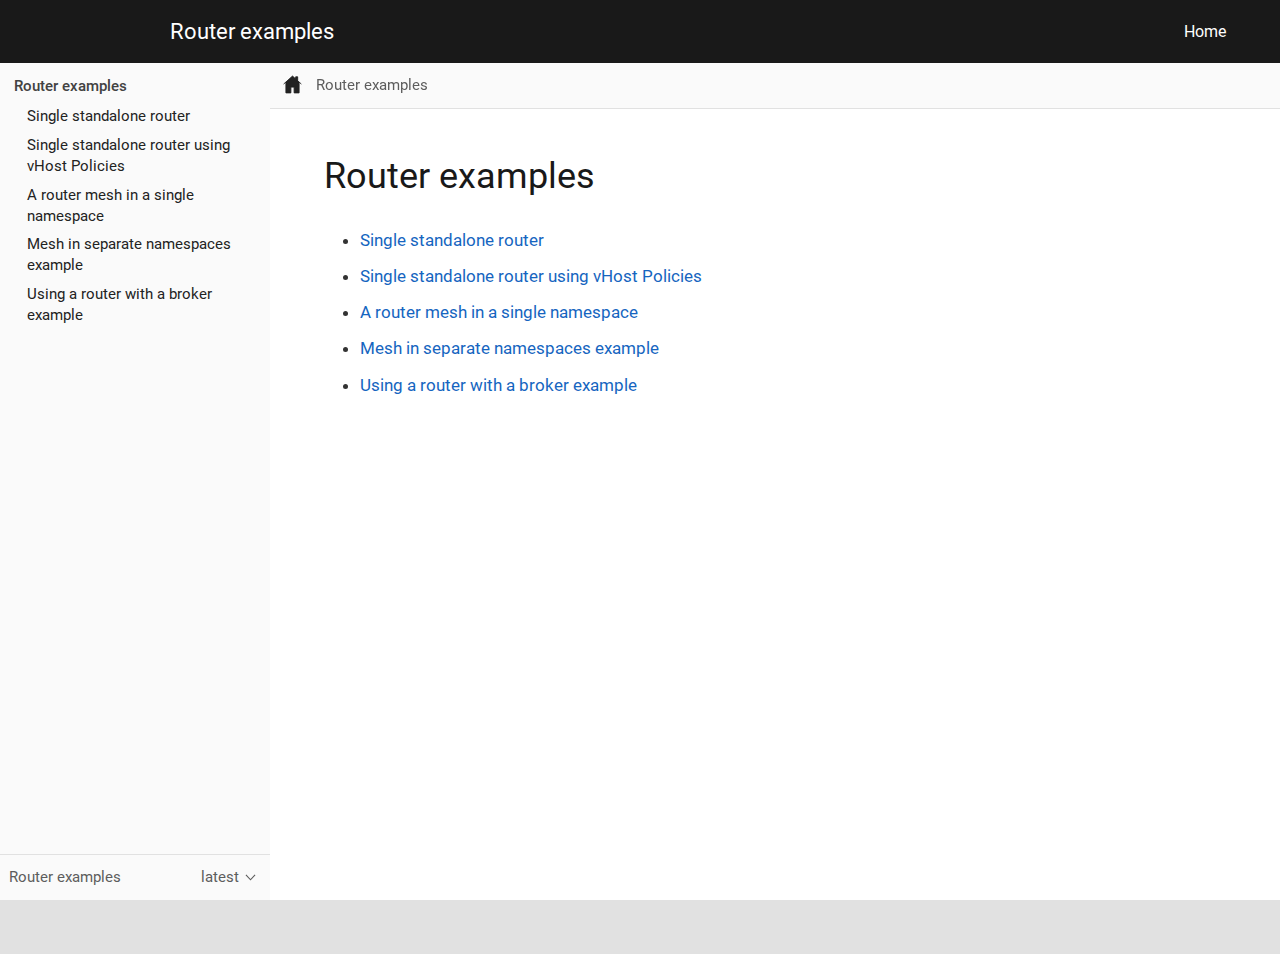
<file: docs/index.html>
<!DOCTYPE html>
<meta charset="utf-8">
<link rel="canonical" href="https://pwright.github.io/qdr-examples/router-examples/latest/index.html">
<script>location="router-examples/latest/index.html"</script>
<meta http-equiv="refresh" content="0; url=router-examples/latest/index.html">
<meta name="robots" content="noindex">
<title>Redirect Notice</title>
<h1>Redirect Notice</h1>
<p>The page you requested has been relocated to <a href="router-examples/latest/index.html">https://pwright.github.io/qdr-examples/router-examples/latest/index.html</a>.</p>
</file>
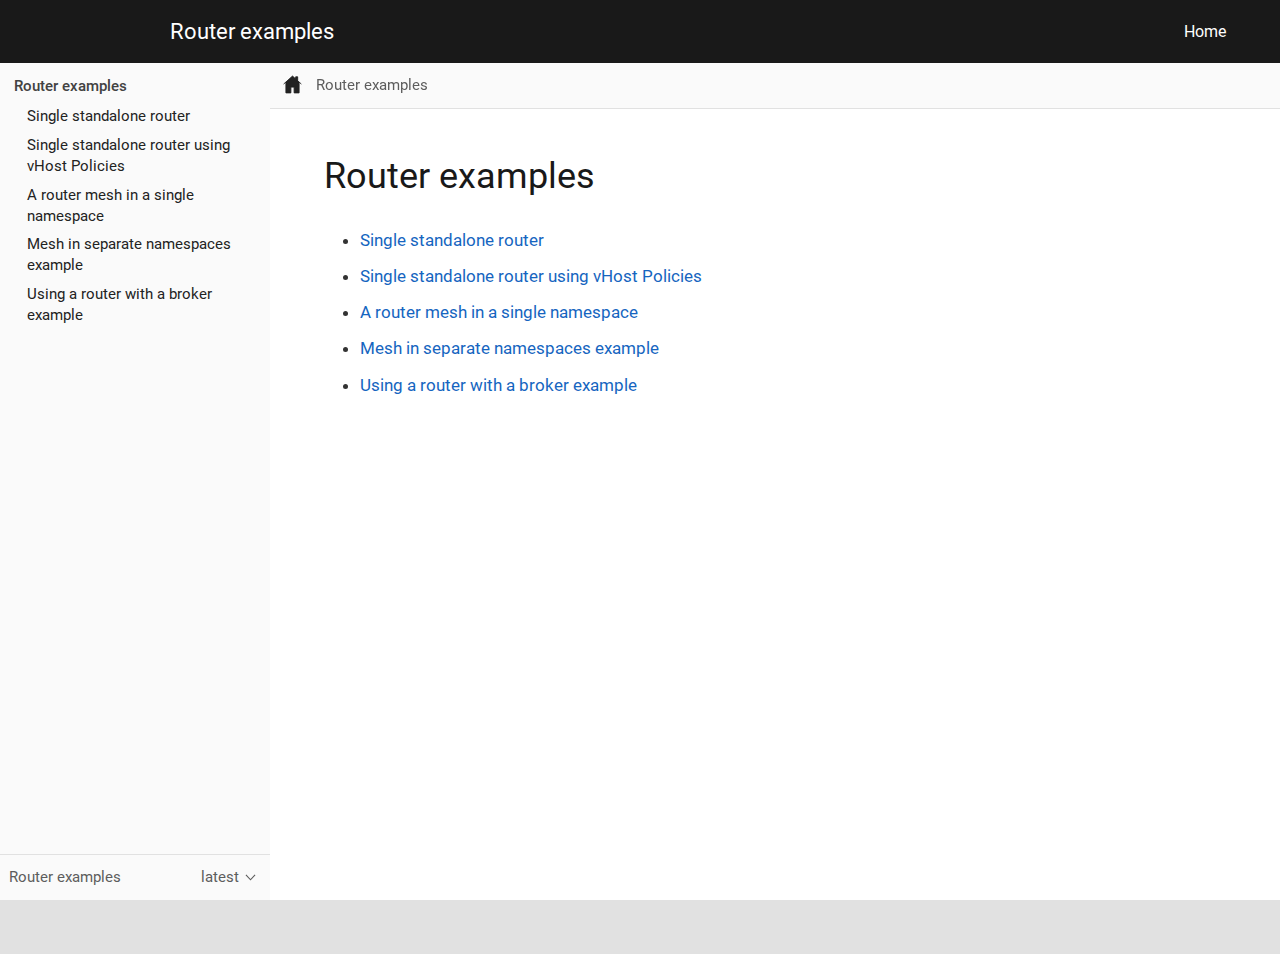
<file: docs/router-examples/latest/index.html>
<!DOCTYPE html>
<html lang="en">
  <head>
    <meta charset="utf-8">
    <meta name="viewport" content="width=device-width,initial-scale=1">
    <title>Router examples :: Router examples</title>
    <link rel="canonical" href="https://pwright.github.io/qdr-examples/router-examples/latest/index.html">
    <meta name="generator" content="Antora 2.3.4">
    <link rel="stylesheet" href="../../_/css/site.css">
  </head>
  <body class="article">
<header class="header">
  <nav class="navbar">
    <div class="navbar-brand">
      <a class="navbar-item" href="https://pwright.github.io/qdr-examples"><img  style="height:60px" src="../../_/img/logo.png">Router examples</a>
      <button class="navbar-burger" data-target="topbar-nav">
        <span></span>
        <span></span>
        <span></span>
      </button>
    </div>
    <div id="topbar-nav" class="navbar-menu">
      <div class="navbar-end">
        <a class="navbar-item" href="#">Home</a>
        <div class="navbar-item has-dropdown is-hoverable">
         
        </div>
        <div class="navbar-item">
          <span class="control">
            <a class="#button is-primary" href="#"></a>
          </span>
        </div>
      </div>
    </div>
  </nav>
</header>
<div class="body">
<div class="nav-container" data-component="router-examples" data-version="latest">
  <aside class="nav">
    <div class="panels">
<div class="nav-panel-menu is-active" data-panel="menu">
  <nav class="nav-menu">
    <h3 class="title"><a href="index.html">Router examples</a></h3>
<ul class="nav-list">
  <li class="nav-item" data-depth="0">
<ul class="nav-list">
  <li class="nav-item" data-depth="1">
    <a class="nav-link" href="standalone.html">Single standalone router</a>
  </li>
  <li class="nav-item" data-depth="1">
    <a class="nav-link" href="policy.html">Single standalone router using vHost Policies</a>
  </li>
  <li class="nav-item" data-depth="1">
    <a class="nav-link" href="mesh-single-cluster.html">A router mesh in a single namespace</a>
  </li>
  <li class="nav-item" data-depth="1">
    <a class="nav-link" href="mesh-multi-cluster.html">Mesh in separate namespaces example</a>
  </li>
  <li class="nav-item" data-depth="1">
    <a class="nav-link" href="broker-single-cluster.html">Using a router with a broker example</a>
  </li>
</ul>
  </li>
</ul>
  </nav>
</div>
<div class="nav-panel-explore" data-panel="explore">
  <div class="context">
    <span class="title">Router examples</span>
    <span class="version">latest</span>
  </div>
  <ul class="components">
    <li class="component is-current">
      <span class="title">Router examples</span>
      <ul class="versions">
        <li class="version is-current is-latest">
          <a href="index.html">latest</a>
        </li>
      </ul>
    </li>
  </ul>
</div>
    </div>
  </aside>
</div>
<main class="article">
<div class="toolbar" role="navigation">
<button class="nav-toggle"></button>
  <a href="index.html" class="home-link is-current"></a>
<nav class="breadcrumbs" aria-label="breadcrumbs">
  <ul>
    <li><a href="index.html">Router examples</a></li>
  </ul>
</nav>
</div>
  <div class="content">
<article class="doc">
<h1 class="page">Router examples</h1>
<div class="ulist">
<ul>
<li>
<p><a href="standalone.html" class="page">Single standalone router</a></p>
</li>
<li>
<p><a href="policy.html" class="page">Single standalone router using vHost Policies</a></p>
</li>
<li>
<p><a href="mesh-single-cluster.html" class="page">A router mesh in a single namespace</a></p>
</li>
<li>
<p><a href="mesh-multi-cluster.html" class="page">Mesh in separate namespaces example</a></p>
</li>
<li>
<p><a href="broker-single-cluster.html" class="page">Using a router with a broker example</a></p>
</li>
</ul>
</div>
</article>
<aside class="toc sidebar" data-title="Contents" data-levels="2">
  <div class="toc-menu"></div>
</aside>
  </div>
</main>
</div>
<footer class="footer">
</footer>
<script src="../../_/js/site.js"></script>
<script async src="../../_/js/vendor/highlight.js"></script>
  </body>
</html>
</file>
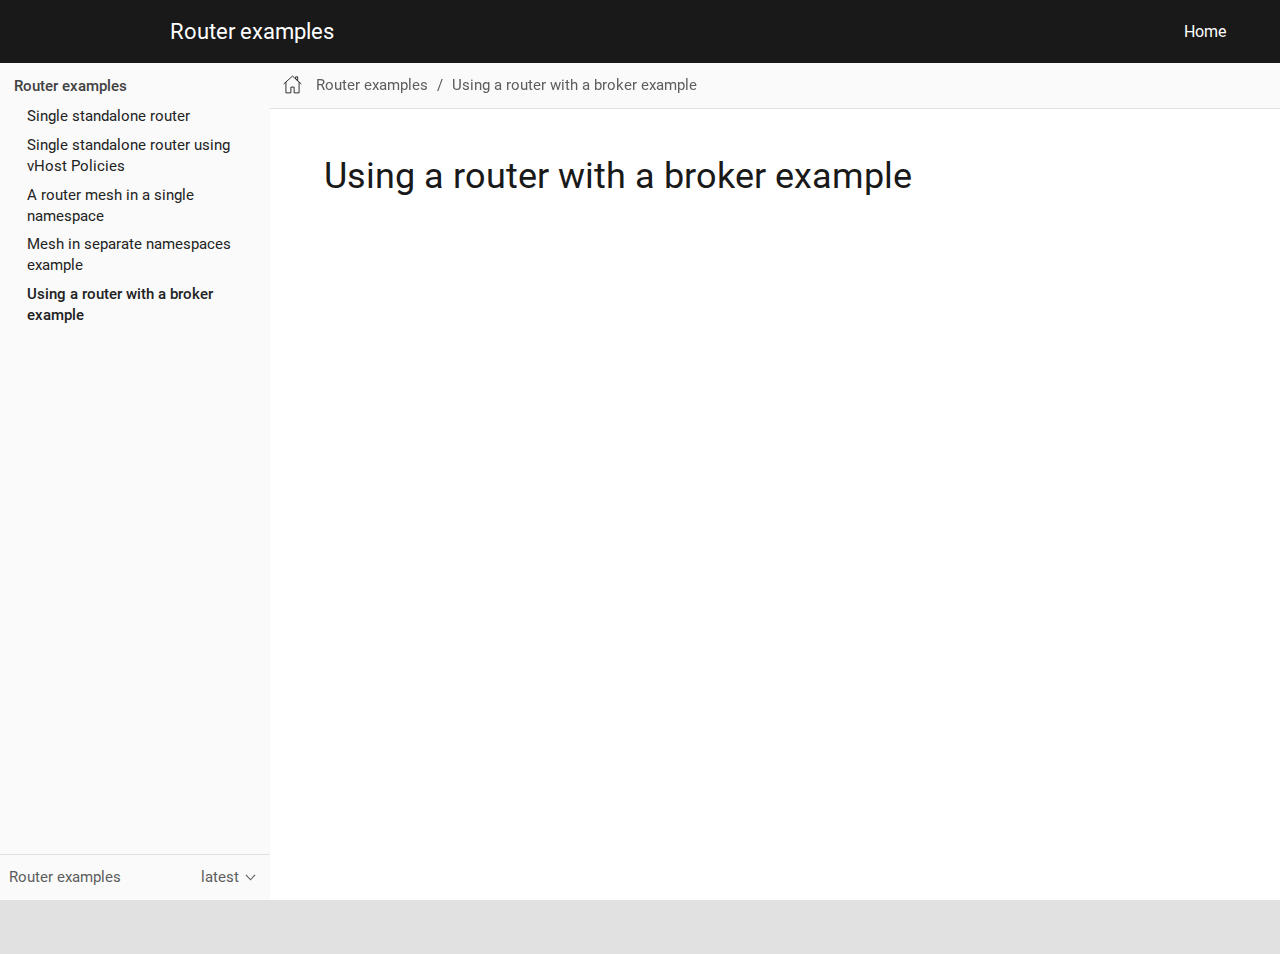
<file: docs/router-examples/latest/broker-single-cluster/index.html>
<!DOCTYPE html>
<html lang="en">
  <head>
    <meta charset="utf-8">
    <meta name="viewport" content="width=device-width,initial-scale=1">
    <title>Using a router with a broker example :: Router examples</title>
    <link rel="canonical" href="https://pwright.github.io/qdr-examples/router-examples/latest/broker-single-cluster/index.html">
    <meta name="generator" content="Antora 2.3.4">
    <link rel="stylesheet" href="../../../_/css/site.css">
  </head>
  <body class="article">
<header class="header">
  <nav class="navbar">
    <div class="navbar-brand">
      <a class="navbar-item" href="https://pwright.github.io/qdr-examples"><img  style="height:60px" src="../../../_/img/logo.png">Router examples</a>
      <button class="navbar-burger" data-target="topbar-nav">
        <span></span>
        <span></span>
        <span></span>
      </button>
    </div>
    <div id="topbar-nav" class="navbar-menu">
      <div class="navbar-end">
        <a class="navbar-item" href="#">Home</a>
        <div class="navbar-item has-dropdown is-hoverable">
         
        </div>
        <div class="navbar-item">
          <span class="control">
            <a class="#button is-primary" href="#"></a>
          </span>
        </div>
      </div>
    </div>
  </nav>
</header>
<div class="body">
<div class="nav-container" data-component="router-examples" data-version="latest">
  <aside class="nav">
    <div class="panels">
<div class="nav-panel-menu is-active" data-panel="menu">
  <nav class="nav-menu">
    <h3 class="title"><a href="../index.html">Router examples</a></h3>
<ul class="nav-list">
  <li class="nav-item" data-depth="0">
<ul class="nav-list">
  <li class="nav-item" data-depth="1">
    <a class="nav-link" href="../standalone/index.html">Single standalone router</a>
  </li>
  <li class="nav-item" data-depth="1">
    <a class="nav-link" href="../policy/index.html">Single standalone router using vHost Policies</a>
  </li>
  <li class="nav-item" data-depth="1">
    <a class="nav-link" href="../mesh-single-cluster/index.html">A router mesh in a single namespace</a>
  </li>
  <li class="nav-item" data-depth="1">
    <a class="nav-link" href="../mesh-multi-cluster/index.html">Mesh in separate namespaces example</a>
  </li>
  <li class="nav-item is-current-page" data-depth="1">
    <a class="nav-link" href="index.html">Using a router with a broker example</a>
  </li>
</ul>
  </li>
</ul>
  </nav>
</div>
<div class="nav-panel-explore" data-panel="explore">
  <div class="context">
    <span class="title">Router examples</span>
    <span class="version">latest</span>
  </div>
  <ul class="components">
    <li class="component is-current">
      <span class="title">Router examples</span>
      <ul class="versions">
        <li class="version is-current is-latest">
          <a href="../index.html">latest</a>
        </li>
      </ul>
    </li>
  </ul>
</div>
    </div>
  </aside>
</div>
<main class="article">
<div class="toolbar" role="navigation">
<button class="nav-toggle"></button>
  <a href="../index.html" class="home-link"></a>
<nav class="breadcrumbs" aria-label="breadcrumbs">
  <ul>
    <li><a href="../index.html">Router examples</a></li>
    <li><a href="index.html">Using a router with a broker example</a></li>
  </ul>
</nav>
</div>
  <div class="content">
<article class="doc">
<h1 class="page">Using a router with a broker example</h1>

</article>
<aside class="toc sidebar" data-title="Contents" data-levels="2">
  <div class="toc-menu"></div>
</aside>
  </div>
</main>
</div>
<footer class="footer">
</footer>
<script src="../../../_/js/site.js"></script>
<script async src="../../../_/js/vendor/highlight.js"></script>
  </body>
</html>
</file>
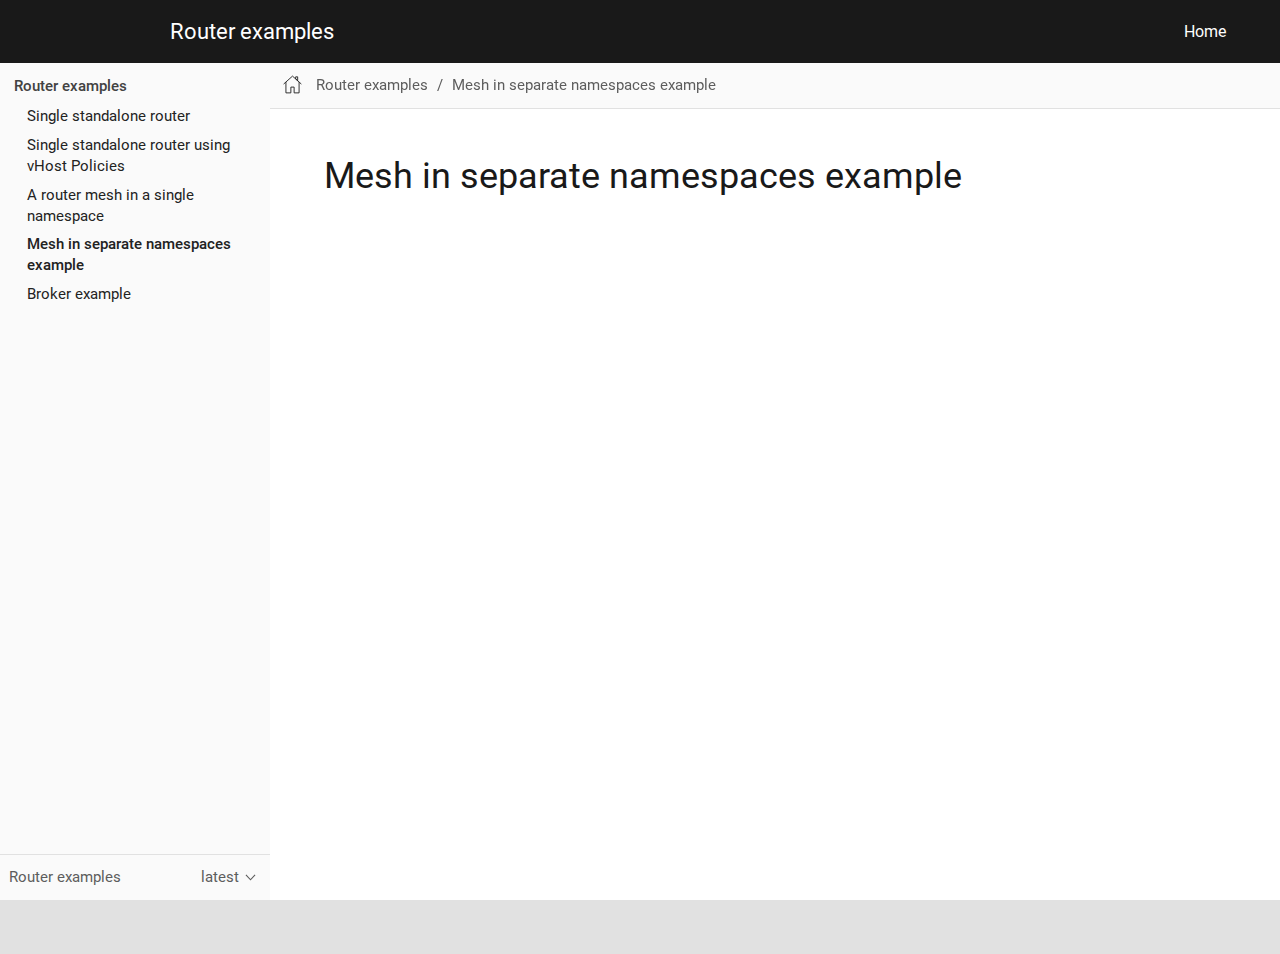
<file: docs/router-examples/latest/mesh-multi-cluster/index.html>
<!DOCTYPE html>
<html lang="en">
  <head>
    <meta charset="utf-8">
    <meta name="viewport" content="width=device-width,initial-scale=1">
    <title>Mesh in separate namespaces example :: Router examples</title>
    <link rel="canonical" href="https://pwright.github.io/qdr-examples/router-examples/latest/mesh-multi-cluster/index.html">
    <meta name="generator" content="Antora 2.3.4">
    <link rel="stylesheet" href="../../../_/css/site.css">
  </head>
  <body class="article">
<header class="header">
  <nav class="navbar">
    <div class="navbar-brand">
      <a class="navbar-item" href="https://pwright.github.io/qdr-examples"><img  style="height:60px" src="../../../_/img/logo.png">Router examples</a>
      <button class="navbar-burger" data-target="topbar-nav">
        <span></span>
        <span></span>
        <span></span>
      </button>
    </div>
    <div id="topbar-nav" class="navbar-menu">
      <div class="navbar-end">
        <a class="navbar-item" href="#">Home</a>
        <div class="navbar-item has-dropdown is-hoverable">
         
        </div>
        <div class="navbar-item">
          <span class="control">
            <a class="#button is-primary" href="#"></a>
          </span>
        </div>
      </div>
    </div>
  </nav>
</header>
<div class="body">
<div class="nav-container" data-component="router-examples" data-version="latest">
  <aside class="nav">
    <div class="panels">
<div class="nav-panel-menu is-active" data-panel="menu">
  <nav class="nav-menu">
    <h3 class="title"><a href="../index.html">Router examples</a></h3>
<ul class="nav-list">
  <li class="nav-item" data-depth="0">
<ul class="nav-list">
  <li class="nav-item" data-depth="1">
    <a class="nav-link" href="../standalone/index.html">Single standalone router</a>
  </li>
  <li class="nav-item" data-depth="1">
    <a class="nav-link" href="../policy/index.html">Single standalone router using vHost Policies</a>
  </li>
  <li class="nav-item" data-depth="1">
    <a class="nav-link" href="../mesh-single-cluster/index.html">A router mesh in a single namespace</a>
  </li>
  <li class="nav-item is-current-page" data-depth="1">
    <a class="nav-link" href="index.html">Mesh in separate namespaces example</a>
  </li>
  <li class="nav-item" data-depth="1">
    <a class="nav-link" href="../broker-single-cluster/index.html">Broker example</a>
  </li>
</ul>
  </li>
</ul>
  </nav>
</div>
<div class="nav-panel-explore" data-panel="explore">
  <div class="context">
    <span class="title">Router examples</span>
    <span class="version">latest</span>
  </div>
  <ul class="components">
    <li class="component is-current">
      <span class="title">Router examples</span>
      <ul class="versions">
        <li class="version is-current is-latest">
          <a href="../index.html">latest</a>
        </li>
      </ul>
    </li>
  </ul>
</div>
    </div>
  </aside>
</div>
<main class="article">
<div class="toolbar" role="navigation">
<button class="nav-toggle"></button>
  <a href="../index.html" class="home-link"></a>
<nav class="breadcrumbs" aria-label="breadcrumbs">
  <ul>
    <li><a href="../index.html">Router examples</a></li>
    <li><a href="index.html">Mesh in separate namespaces example</a></li>
  </ul>
</nav>
</div>
  <div class="content">
<article class="doc">
<h1 class="page">Mesh in separate namespaces example</h1>

</article>
<aside class="toc sidebar" data-title="Contents" data-levels="2">
  <div class="toc-menu"></div>
</aside>
  </div>
</main>
</div>
<footer class="footer">
</footer>
<script src="../../../_/js/site.js"></script>
<script async src="../../../_/js/vendor/highlight.js"></script>
  </body>
</html>
</file>
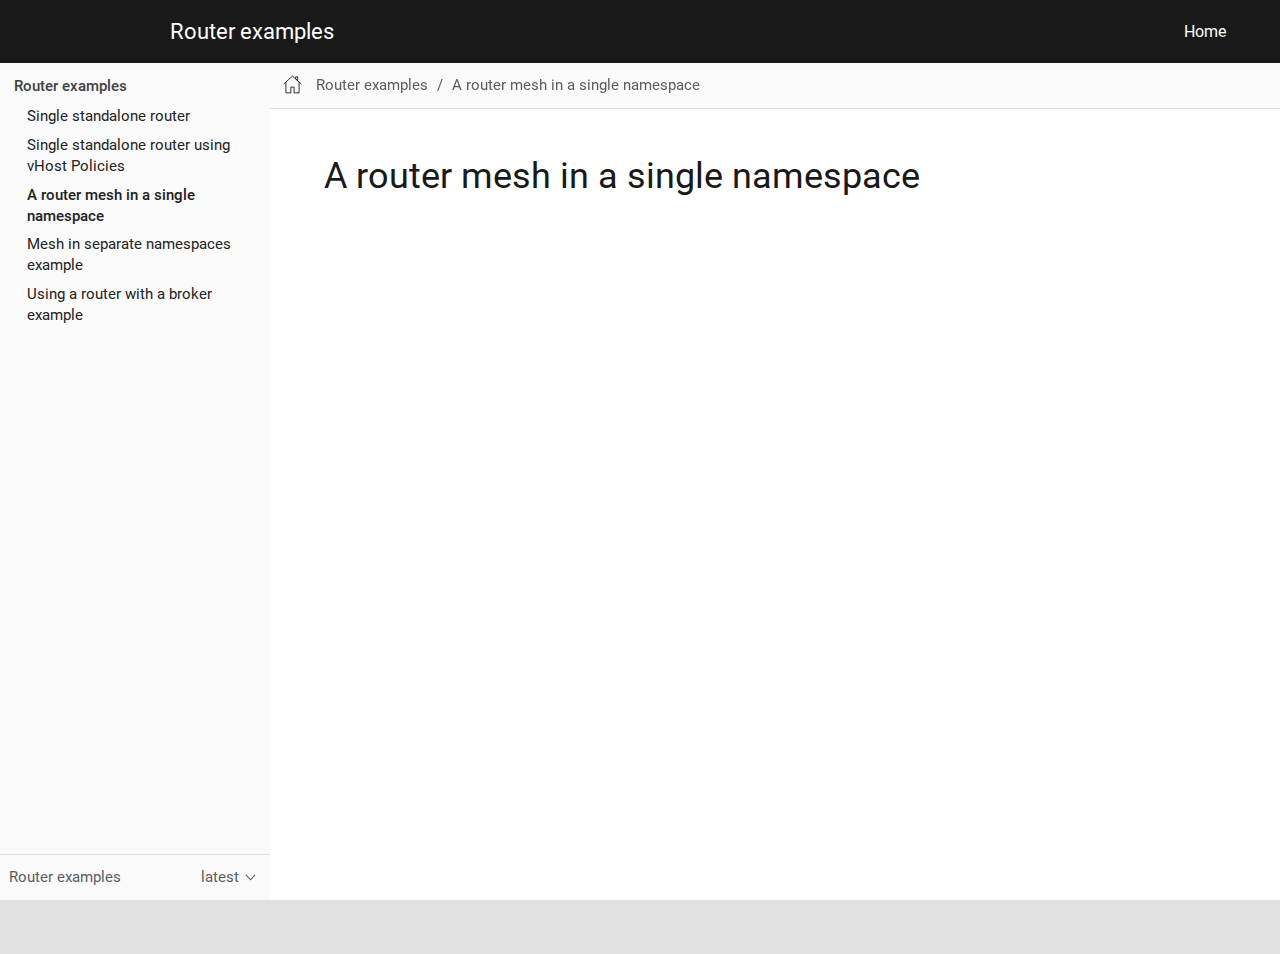
<file: docs/router-examples/latest/mesh-single-cluster/index.html>
<!DOCTYPE html>
<html lang="en">
  <head>
    <meta charset="utf-8">
    <meta name="viewport" content="width=device-width,initial-scale=1">
    <title>A router mesh in a single namespace :: Router examples</title>
    <link rel="canonical" href="https://pwright.github.io/qdr-examples/router-examples/latest/mesh-single-cluster/index.html">
    <meta name="generator" content="Antora 2.3.4">
    <link rel="stylesheet" href="../../../_/css/site.css">
  </head>
  <body class="article">
<header class="header">
  <nav class="navbar">
    <div class="navbar-brand">
      <a class="navbar-item" href="https://pwright.github.io/qdr-examples"><img  style="height:60px" src="../../../_/img/logo.png">Router examples</a>
      <button class="navbar-burger" data-target="topbar-nav">
        <span></span>
        <span></span>
        <span></span>
      </button>
    </div>
    <div id="topbar-nav" class="navbar-menu">
      <div class="navbar-end">
        <a class="navbar-item" href="#">Home</a>
        <div class="navbar-item has-dropdown is-hoverable">
         
        </div>
        <div class="navbar-item">
          <span class="control">
            <a class="#button is-primary" href="#"></a>
          </span>
        </div>
      </div>
    </div>
  </nav>
</header>
<div class="body">
<div class="nav-container" data-component="router-examples" data-version="latest">
  <aside class="nav">
    <div class="panels">
<div class="nav-panel-menu is-active" data-panel="menu">
  <nav class="nav-menu">
    <h3 class="title"><a href="../index.html">Router examples</a></h3>
<ul class="nav-list">
  <li class="nav-item" data-depth="0">
<ul class="nav-list">
  <li class="nav-item" data-depth="1">
    <a class="nav-link" href="../standalone/index.html">Single standalone router</a>
  </li>
  <li class="nav-item" data-depth="1">
    <a class="nav-link" href="../policy/index.html">Single standalone router using vHost Policies</a>
  </li>
  <li class="nav-item is-current-page" data-depth="1">
    <a class="nav-link" href="index.html">A router mesh in a single namespace</a>
  </li>
  <li class="nav-item" data-depth="1">
    <a class="nav-link" href="../mesh-multi-cluster/index.html">Mesh in separate namespaces example</a>
  </li>
  <li class="nav-item" data-depth="1">
    <a class="nav-link" href="../broker-single-cluster/index.html">Using a router with a broker example</a>
  </li>
</ul>
  </li>
</ul>
  </nav>
</div>
<div class="nav-panel-explore" data-panel="explore">
  <div class="context">
    <span class="title">Router examples</span>
    <span class="version">latest</span>
  </div>
  <ul class="components">
    <li class="component is-current">
      <span class="title">Router examples</span>
      <ul class="versions">
        <li class="version is-current is-latest">
          <a href="../index.html">latest</a>
        </li>
      </ul>
    </li>
  </ul>
</div>
    </div>
  </aside>
</div>
<main class="article">
<div class="toolbar" role="navigation">
<button class="nav-toggle"></button>
  <a href="../index.html" class="home-link"></a>
<nav class="breadcrumbs" aria-label="breadcrumbs">
  <ul>
    <li><a href="../index.html">Router examples</a></li>
    <li><a href="index.html">A router mesh in a single namespace</a></li>
  </ul>
</nav>
</div>
  <div class="content">
<article class="doc">
<h1 class="page">A router mesh in a single namespace</h1>

</article>
<aside class="toc sidebar" data-title="Contents" data-levels="2">
  <div class="toc-menu"></div>
</aside>
  </div>
</main>
</div>
<footer class="footer">
</footer>
<script src="../../../_/js/site.js"></script>
<script async src="../../../_/js/vendor/highlight.js"></script>
  </body>
</html>
</file>
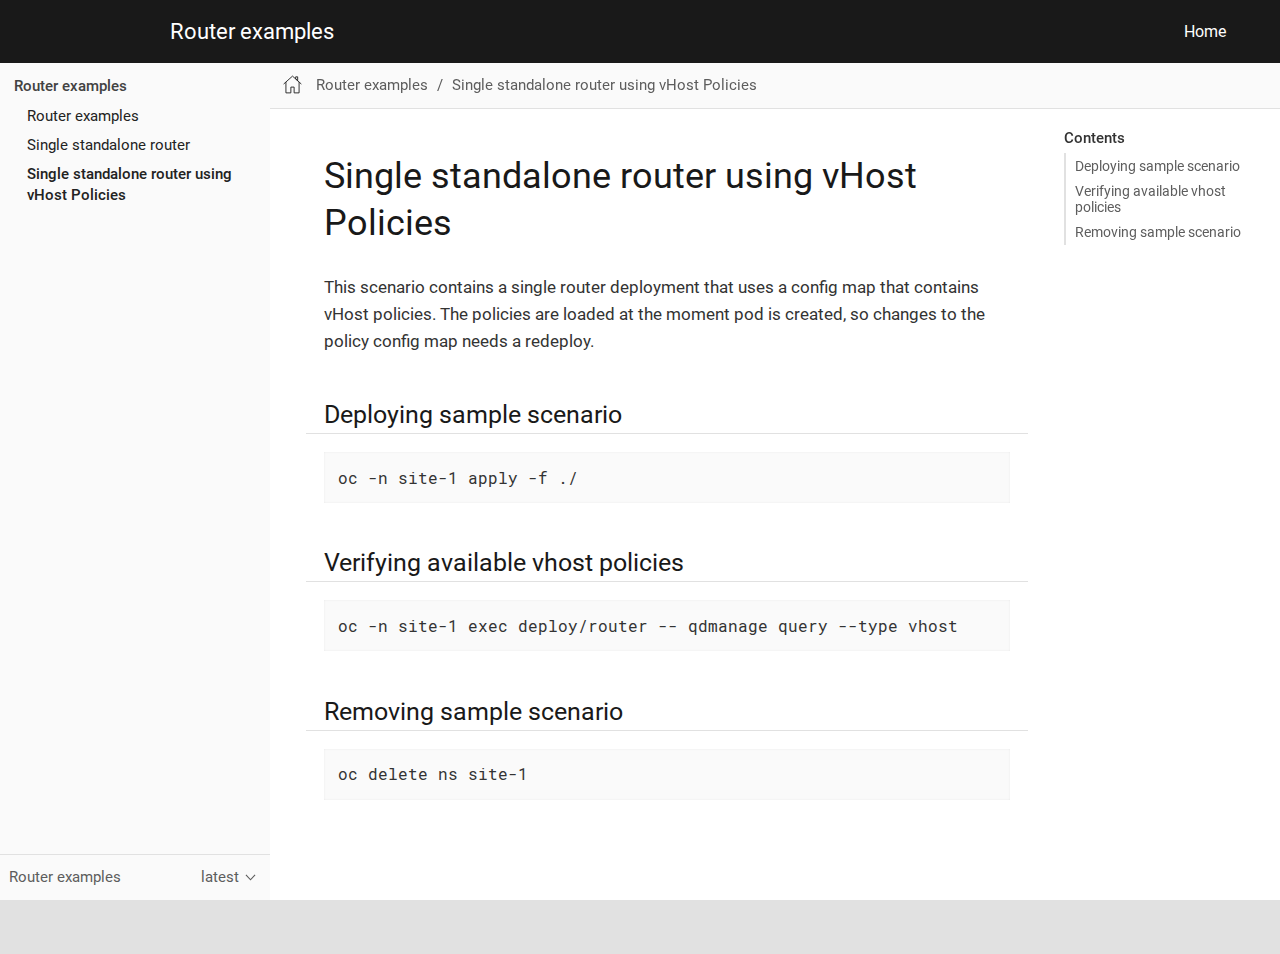
<file: docs/router-examples/latest/policy/index.html>
<!DOCTYPE html>
<html lang="en">
  <head>
    <meta charset="utf-8">
    <meta name="viewport" content="width=device-width,initial-scale=1">
    <title>Single standalone router using vHost Policies :: Router examples</title>
    <link rel="canonical" href="https://pwright.github.io/qdr-examples/router-examples/latest/policy/index.html">
    <meta name="generator" content="Antora 2.3.3">
    <link rel="stylesheet" href="../../../_/css/site.css">
  </head>
  <body class="article">
<header class="header">
  <nav class="navbar">
    <div class="navbar-brand">
      <a class="navbar-item" href="https://pwright.github.io/qdr-examples"><img  style="height:60px" src="../../../_/img/logo.png">Router examples</a>
      <button class="navbar-burger" data-target="topbar-nav">
        <span></span>
        <span></span>
        <span></span>
      </button>
    </div>
    <div id="topbar-nav" class="navbar-menu">
      <div class="navbar-end">
        <a class="navbar-item" href="#">Home</a>
        <div class="navbar-item has-dropdown is-hoverable">
         
        </div>
        <div class="navbar-item">
          <span class="control">
            <a class="#button is-primary" href="#"></a>
          </span>
        </div>
      </div>
    </div>
  </nav>
</header>
<div class="body">
<div class="nav-container" data-component="router-examples" data-version="latest">
  <aside class="nav">
    <div class="panels">
<div class="nav-panel-menu is-active" data-panel="menu">
  <nav class="nav-menu">
    <h3 class="title"><a href="../index.html">Router examples</a></h3>
<ul class="nav-list">
  <li class="nav-item" data-depth="0">
<ul class="nav-list">
  <li class="nav-item" data-depth="1">
    <a class="nav-link" href="../index.html">Router examples</a>
  </li>
  <li class="nav-item" data-depth="1">
    <a class="nav-link" href="../standalone/index.html">Single standalone router</a>
  </li>
  <li class="nav-item is-current-page" data-depth="1">
    <a class="nav-link" href="index.html">Single standalone router using vHost Policies</a>
  </li>
</ul>
  </li>
</ul>
  </nav>
</div>
<div class="nav-panel-explore" data-panel="explore">
  <div class="context">
    <span class="title">Router examples</span>
    <span class="version">latest</span>
  </div>
  <ul class="components">
    <li class="component is-current">
      <span class="title">Router examples</span>
      <ul class="versions">
        <li class="version is-current is-latest">
          <a href="../index.html">latest</a>
        </li>
      </ul>
    </li>
  </ul>
</div>
    </div>
  </aside>
</div>
<main class="article">
<div class="toolbar" role="navigation">
<button class="nav-toggle"></button>
  <a href="../index.html" class="home-link"></a>
<nav class="breadcrumbs" aria-label="breadcrumbs">
  <ul>
    <li><a href="../index.html">Router examples</a></li>
    <li><a href="index.html">Single standalone router using vHost Policies</a></li>
  </ul>
</nav>
</div>
  <div class="content">
<article class="doc">
<h1 class="page">Single standalone router using vHost Policies</h1>
<div id="preamble">
<div class="sectionbody">
<div class="paragraph">
<p>This scenario contains a single router deployment that uses a config map that contains vHost policies.
The policies are loaded at the moment pod is created, so changes to the policy config map needs a redeploy.</p>
</div>
</div>
</div>
<div class="sect1">
<h2 id="deploying-sample-scenario"><a class="anchor" href="#deploying-sample-scenario"></a>Deploying sample scenario</h2>
<div class="sectionbody">
<div class="listingblock">
<div class="content">
<pre>oc -n site-1 apply -f ./</pre>
</div>
</div>
</div>
</div>
<div class="sect1">
<h2 id="verifying-available-vhost-policies"><a class="anchor" href="#verifying-available-vhost-policies"></a>Verifying available vhost policies</h2>
<div class="sectionbody">
<div class="listingblock">
<div class="content">
<pre>oc -n site-1 exec deploy/router -- qdmanage query --type vhost</pre>
</div>
</div>
</div>
</div>
<div class="sect1">
<h2 id="removing-sample-scenario"><a class="anchor" href="#removing-sample-scenario"></a>Removing sample scenario</h2>
<div class="sectionbody">
<div class="listingblock">
<div class="content">
<pre>oc delete ns site-1</pre>
</div>
</div>
</div>
</div>
</article>
<aside class="toc sidebar" data-title="Contents" data-levels="2">
  <div class="toc-menu"></div>
</aside>
  </div>
</main>
</div>
<footer class="footer">
</footer>
<script src="../../../_/js/site.js"></script>
<script async src="../../../_/js/vendor/highlight.js"></script>
  </body>
</html>
</file>
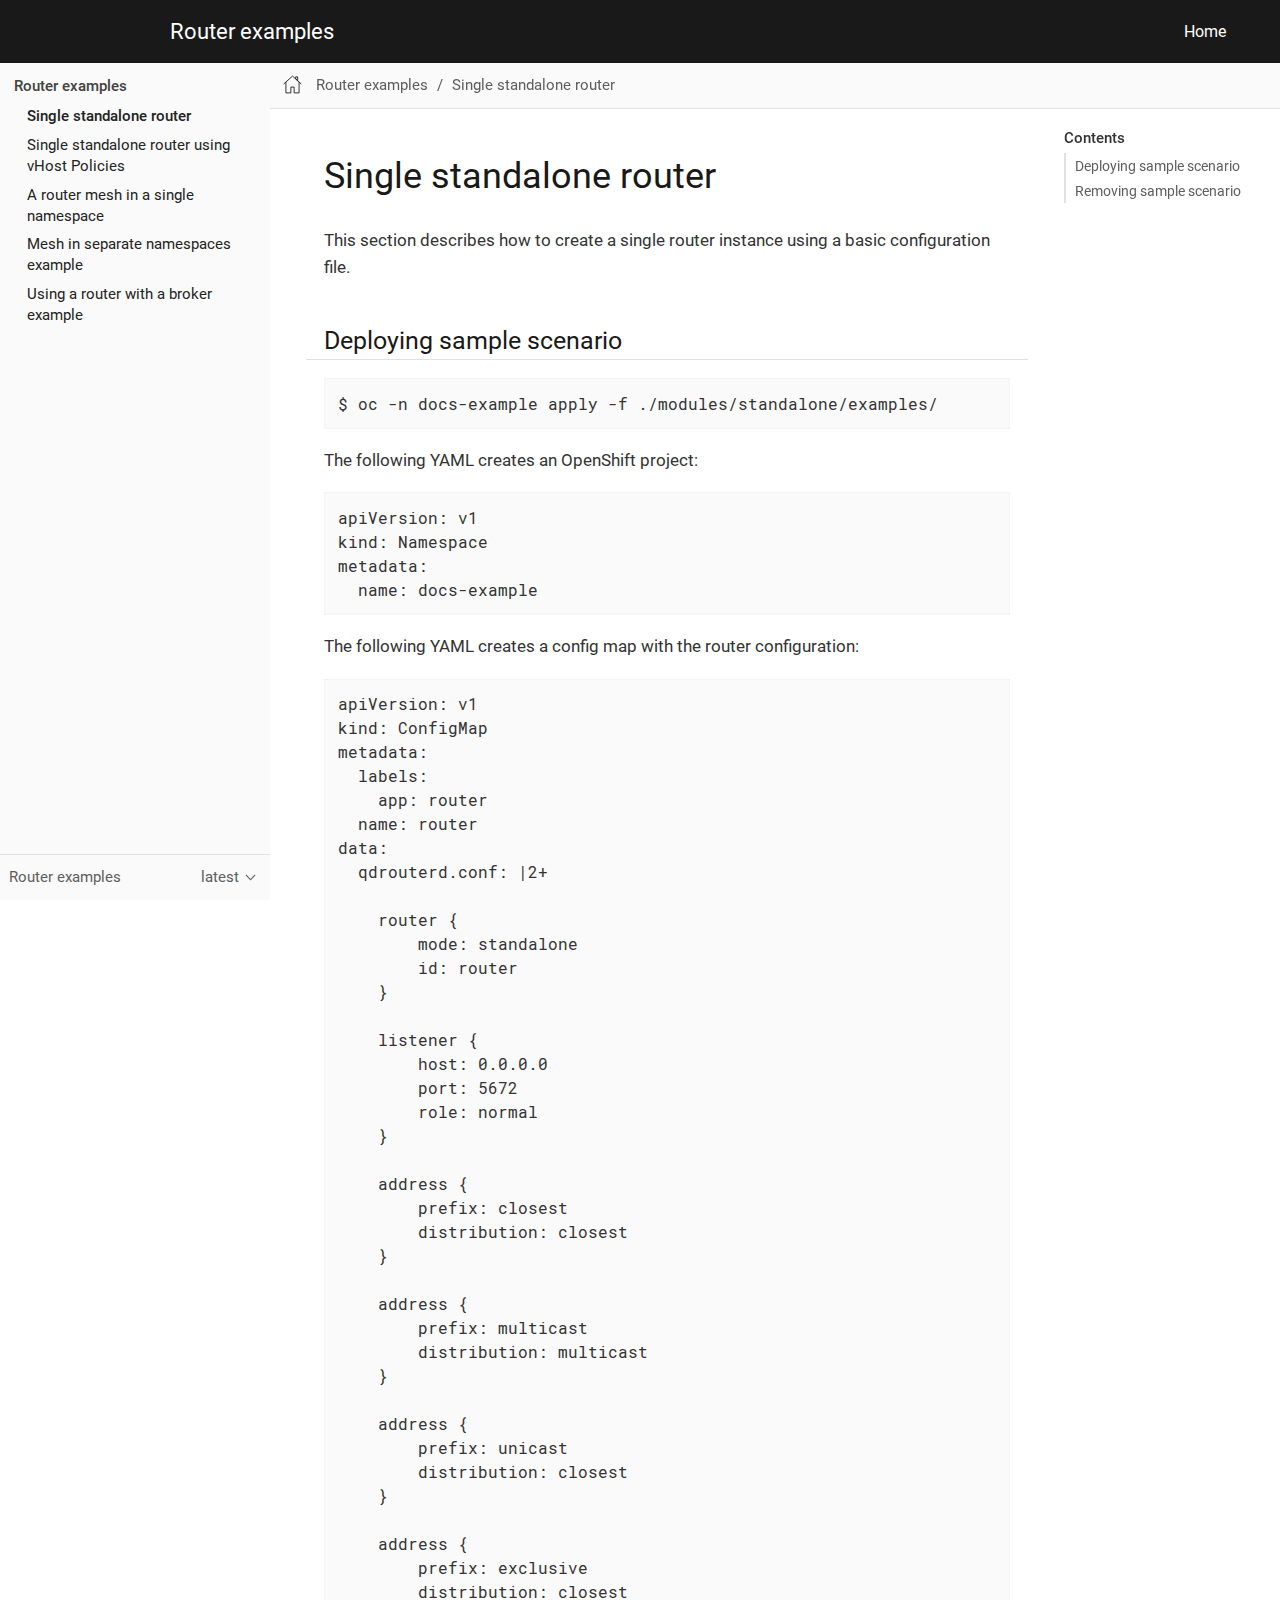
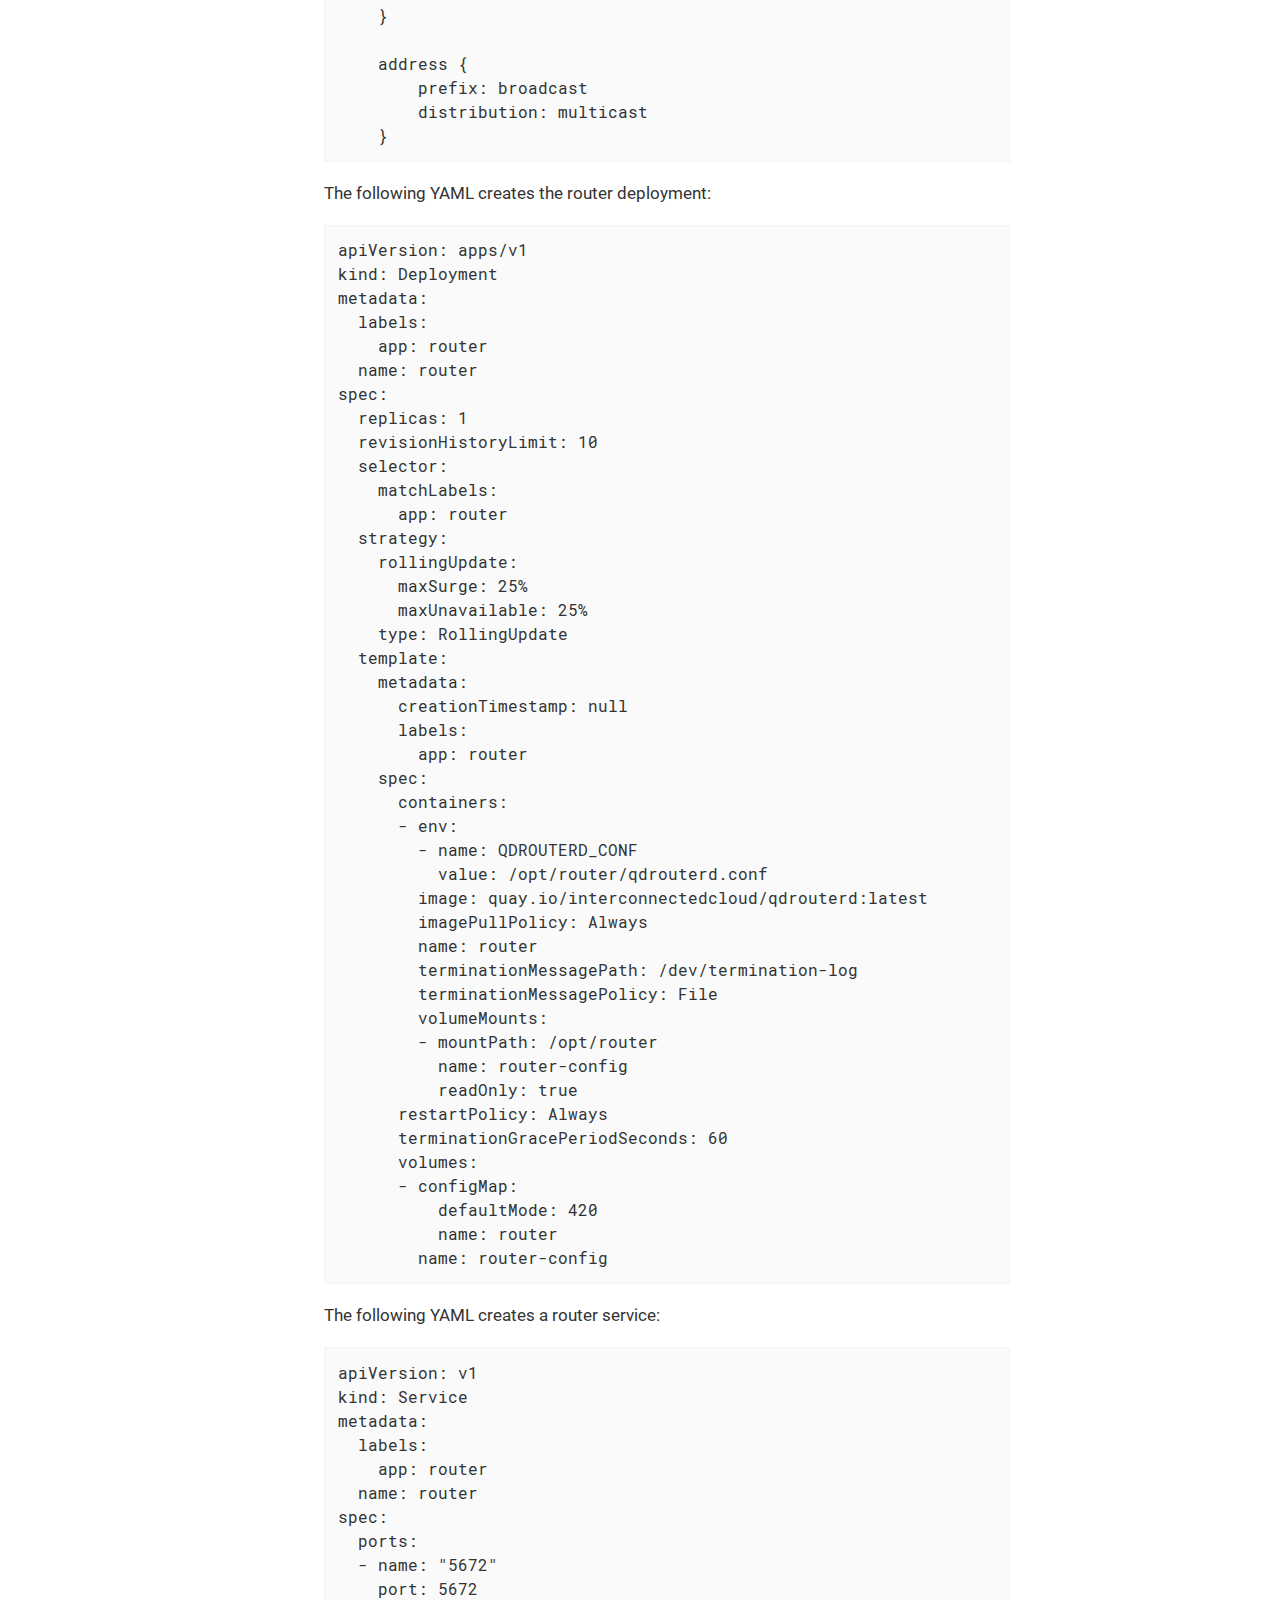
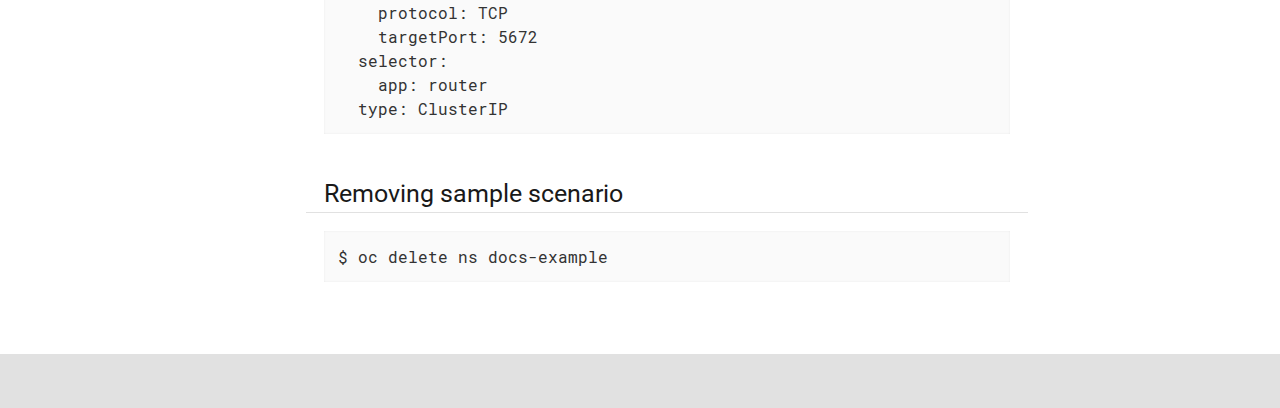
<file: docs/router-examples/latest/standalone/index.html>
<!DOCTYPE html>
<html lang="en">
  <head>
    <meta charset="utf-8">
    <meta name="viewport" content="width=device-width,initial-scale=1">
    <title>Single standalone router :: Router examples</title>
    <link rel="canonical" href="https://pwright.github.io/qdr-examples/router-examples/latest/standalone/index.html">
    <meta name="generator" content="Antora 2.3.4">
    <link rel="stylesheet" href="../../../_/css/site.css">
  </head>
  <body class="article">
<header class="header">
  <nav class="navbar">
    <div class="navbar-brand">
      <a class="navbar-item" href="https://pwright.github.io/qdr-examples"><img  style="height:60px" src="../../../_/img/logo.png">Router examples</a>
      <button class="navbar-burger" data-target="topbar-nav">
        <span></span>
        <span></span>
        <span></span>
      </button>
    </div>
    <div id="topbar-nav" class="navbar-menu">
      <div class="navbar-end">
        <a class="navbar-item" href="#">Home</a>
        <div class="navbar-item has-dropdown is-hoverable">
         
        </div>
        <div class="navbar-item">
          <span class="control">
            <a class="#button is-primary" href="#"></a>
          </span>
        </div>
      </div>
    </div>
  </nav>
</header>
<div class="body">
<div class="nav-container" data-component="router-examples" data-version="latest">
  <aside class="nav">
    <div class="panels">
<div class="nav-panel-menu is-active" data-panel="menu">
  <nav class="nav-menu">
    <h3 class="title"><a href="../index.html">Router examples</a></h3>
<ul class="nav-list">
  <li class="nav-item" data-depth="0">
<ul class="nav-list">
  <li class="nav-item is-current-page" data-depth="1">
    <a class="nav-link" href="index.html">Single standalone router</a>
  </li>
  <li class="nav-item" data-depth="1">
    <a class="nav-link" href="../policy/index.html">Single standalone router using vHost Policies</a>
  </li>
  <li class="nav-item" data-depth="1">
    <a class="nav-link" href="../mesh-single-cluster/index.html">A router mesh in a single namespace</a>
  </li>
  <li class="nav-item" data-depth="1">
    <a class="nav-link" href="../mesh-multi-cluster/index.html">Mesh in separate namespaces example</a>
  </li>
  <li class="nav-item" data-depth="1">
    <a class="nav-link" href="../broker-single-cluster/index.html">Using a router with a broker example</a>
  </li>
</ul>
  </li>
</ul>
  </nav>
</div>
<div class="nav-panel-explore" data-panel="explore">
  <div class="context">
    <span class="title">Router examples</span>
    <span class="version">latest</span>
  </div>
  <ul class="components">
    <li class="component is-current">
      <span class="title">Router examples</span>
      <ul class="versions">
        <li class="version is-current is-latest">
          <a href="../index.html">latest</a>
        </li>
      </ul>
    </li>
  </ul>
</div>
    </div>
  </aside>
</div>
<main class="article">
<div class="toolbar" role="navigation">
<button class="nav-toggle"></button>
  <a href="../index.html" class="home-link"></a>
<nav class="breadcrumbs" aria-label="breadcrumbs">
  <ul>
    <li><a href="../index.html">Router examples</a></li>
    <li><a href="index.html">Single standalone router</a></li>
  </ul>
</nav>
</div>
  <div class="content">
<article class="doc">
<h1 class="page">Single standalone router</h1>
<div id="preamble">
<div class="sectionbody">
<div class="paragraph">
<p>This section describes how to create a single router instance using a basic configuration file.</p>
</div>
</div>
</div>
<div class="sect1">
<h2 id="deploying-sample-scenario"><a class="anchor" href="#deploying-sample-scenario"></a>Deploying sample scenario</h2>
<div class="sectionbody">
<div class="listingblock">
<div class="content">
<pre>$ oc -n docs-example apply -f ./modules/standalone/examples/</pre>
</div>
</div>
<div class="paragraph">
<p>The following YAML creates an OpenShift project:</p>
</div>
<div class="listingblock">
<div class="content">
<pre>apiVersion: v1
kind: Namespace
metadata:
  name: docs-example</pre>
</div>
</div>
<div class="paragraph">
<p>The following YAML creates a config map with the router configuration:</p>
</div>
<div class="listingblock">
<div class="content">
<pre>apiVersion: v1
kind: ConfigMap
metadata:
  labels:
    app: router
  name: router
data:
  qdrouterd.conf: |2+

    router {
        mode: standalone
        id: router
    }

    listener {
        host: 0.0.0.0
        port: 5672
        role: normal
    }

    address {
        prefix: closest
        distribution: closest
    }

    address {
        prefix: multicast
        distribution: multicast
    }

    address {
        prefix: unicast
        distribution: closest
    }

    address {
        prefix: exclusive
        distribution: closest
    }

    address {
        prefix: broadcast
        distribution: multicast
    }</pre>
</div>
</div>
<div class="paragraph">
<p>The following YAML creates the router deployment:</p>
</div>
<div class="listingblock">
<div class="content">
<pre>apiVersion: apps/v1
kind: Deployment
metadata:
  labels:
    app: router
  name: router
spec:
  replicas: 1
  revisionHistoryLimit: 10
  selector:
    matchLabels:
      app: router
  strategy:
    rollingUpdate:
      maxSurge: 25%
      maxUnavailable: 25%
    type: RollingUpdate
  template:
    metadata:
      creationTimestamp: null
      labels:
        app: router
    spec:
      containers:
      - env:
        - name: QDROUTERD_CONF
          value: /opt/router/qdrouterd.conf
        image: quay.io/interconnectedcloud/qdrouterd:latest
        imagePullPolicy: Always
        name: router
        terminationMessagePath: /dev/termination-log
        terminationMessagePolicy: File
        volumeMounts:
        - mountPath: /opt/router
          name: router-config
          readOnly: true
      restartPolicy: Always
      terminationGracePeriodSeconds: 60
      volumes:
      - configMap:
          defaultMode: 420
          name: router
        name: router-config</pre>
</div>
</div>
<div class="paragraph">
<p>The following YAML creates a router service:</p>
</div>
<div class="listingblock">
<div class="content">
<pre>apiVersion: v1
kind: Service
metadata:
  labels:
    app: router
  name: router
spec:
  ports:
  - name: "5672"
    port: 5672
    protocol: TCP
    targetPort: 5672
  selector:
    app: router
  type: ClusterIP</pre>
</div>
</div>
</div>
</div>
<div class="sect1">
<h2 id="removing-sample-scenario"><a class="anchor" href="#removing-sample-scenario"></a>Removing sample scenario</h2>
<div class="sectionbody">
<div class="listingblock">
<div class="content">
<pre>$ oc delete ns docs-example</pre>
</div>
</div>
</div>
</div>
</article>
<aside class="toc sidebar" data-title="Contents" data-levels="2">
  <div class="toc-menu"></div>
</aside>
  </div>
</main>
</div>
<footer class="footer">
</footer>
<script src="../../../_/js/site.js"></script>
<script async src="../../../_/js/vendor/highlight.js"></script>
  </body>
</html>
</file>
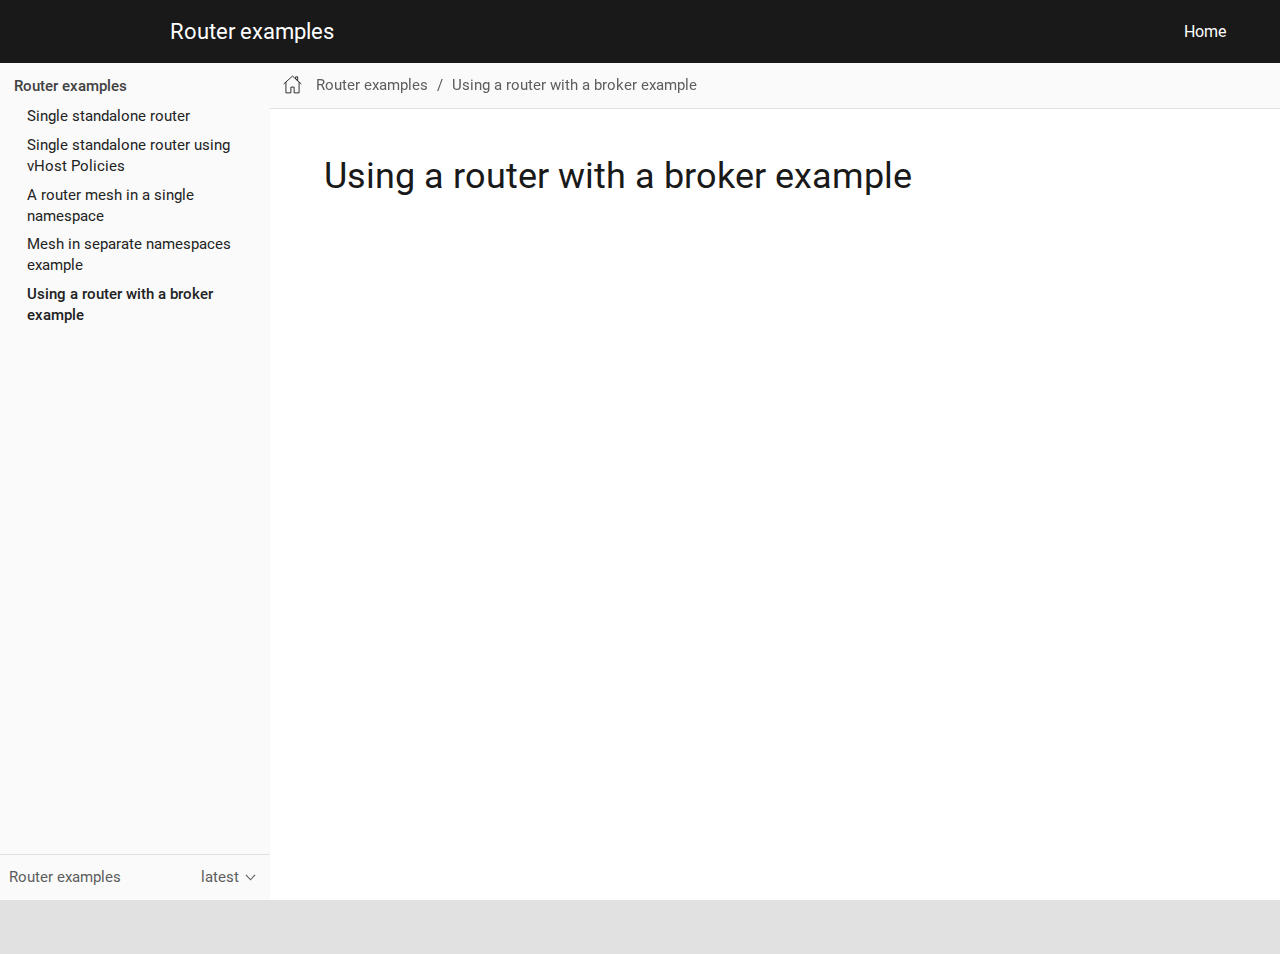
<file: docs/router-examples/latest/broker-single-cluster.html>
<!DOCTYPE html>
<html lang="en">
  <head>
    <meta charset="utf-8">
    <meta name="viewport" content="width=device-width,initial-scale=1">
    <title>Using a router with a broker example :: Router examples</title>
    <link rel="canonical" href="https://pwright.github.io/qdr-examples/router-examples/latest/broker-single-cluster.html">
    <meta name="generator" content="Antora 2.3.4">
    <link rel="stylesheet" href="../../_/css/site.css">
  </head>
  <body class="article">
<header class="header">
  <nav class="navbar">
    <div class="navbar-brand">
      <a class="navbar-item" href="https://pwright.github.io/qdr-examples"><img  style="height:60px" src="../../_/img/logo.png">Router examples</a>
      <button class="navbar-burger" data-target="topbar-nav">
        <span></span>
        <span></span>
        <span></span>
      </button>
    </div>
    <div id="topbar-nav" class="navbar-menu">
      <div class="navbar-end">
        <a class="navbar-item" href="#">Home</a>
        <div class="navbar-item has-dropdown is-hoverable">
         
        </div>
        <div class="navbar-item">
          <span class="control">
            <a class="#button is-primary" href="#"></a>
          </span>
        </div>
      </div>
    </div>
  </nav>
</header>
<div class="body">
<div class="nav-container" data-component="router-examples" data-version="latest">
  <aside class="nav">
    <div class="panels">
<div class="nav-panel-menu is-active" data-panel="menu">
  <nav class="nav-menu">
    <h3 class="title"><a href="index.html">Router examples</a></h3>
<ul class="nav-list">
  <li class="nav-item" data-depth="0">
<ul class="nav-list">
  <li class="nav-item" data-depth="1">
    <a class="nav-link" href="standalone.html">Single standalone router</a>
  </li>
  <li class="nav-item" data-depth="1">
    <a class="nav-link" href="policy.html">Single standalone router using vHost Policies</a>
  </li>
  <li class="nav-item" data-depth="1">
    <a class="nav-link" href="mesh-single-cluster.html">A router mesh in a single namespace</a>
  </li>
  <li class="nav-item" data-depth="1">
    <a class="nav-link" href="mesh-multi-cluster.html">Mesh in separate namespaces example</a>
  </li>
  <li class="nav-item is-current-page" data-depth="1">
    <a class="nav-link" href="broker-single-cluster.html">Using a router with a broker example</a>
  </li>
</ul>
  </li>
</ul>
  </nav>
</div>
<div class="nav-panel-explore" data-panel="explore">
  <div class="context">
    <span class="title">Router examples</span>
    <span class="version">latest</span>
  </div>
  <ul class="components">
    <li class="component is-current">
      <span class="title">Router examples</span>
      <ul class="versions">
        <li class="version is-current is-latest">
          <a href="index.html">latest</a>
        </li>
      </ul>
    </li>
  </ul>
</div>
    </div>
  </aside>
</div>
<main class="article">
<div class="toolbar" role="navigation">
<button class="nav-toggle"></button>
  <a href="index.html" class="home-link"></a>
<nav class="breadcrumbs" aria-label="breadcrumbs">
  <ul>
    <li><a href="index.html">Router examples</a></li>
    <li><a href="broker-single-cluster.html">Using a router with a broker example</a></li>
  </ul>
</nav>
</div>
  <div class="content">
<article class="doc">
<h1 class="page">Using a router with a broker example</h1>

</article>
<aside class="toc sidebar" data-title="Contents" data-levels="2">
  <div class="toc-menu"></div>
</aside>
  </div>
</main>
</div>
<footer class="footer">
</footer>
<script src="../../_/js/site.js"></script>
<script async src="../../_/js/vendor/highlight.js"></script>
  </body>
</html>
</file>
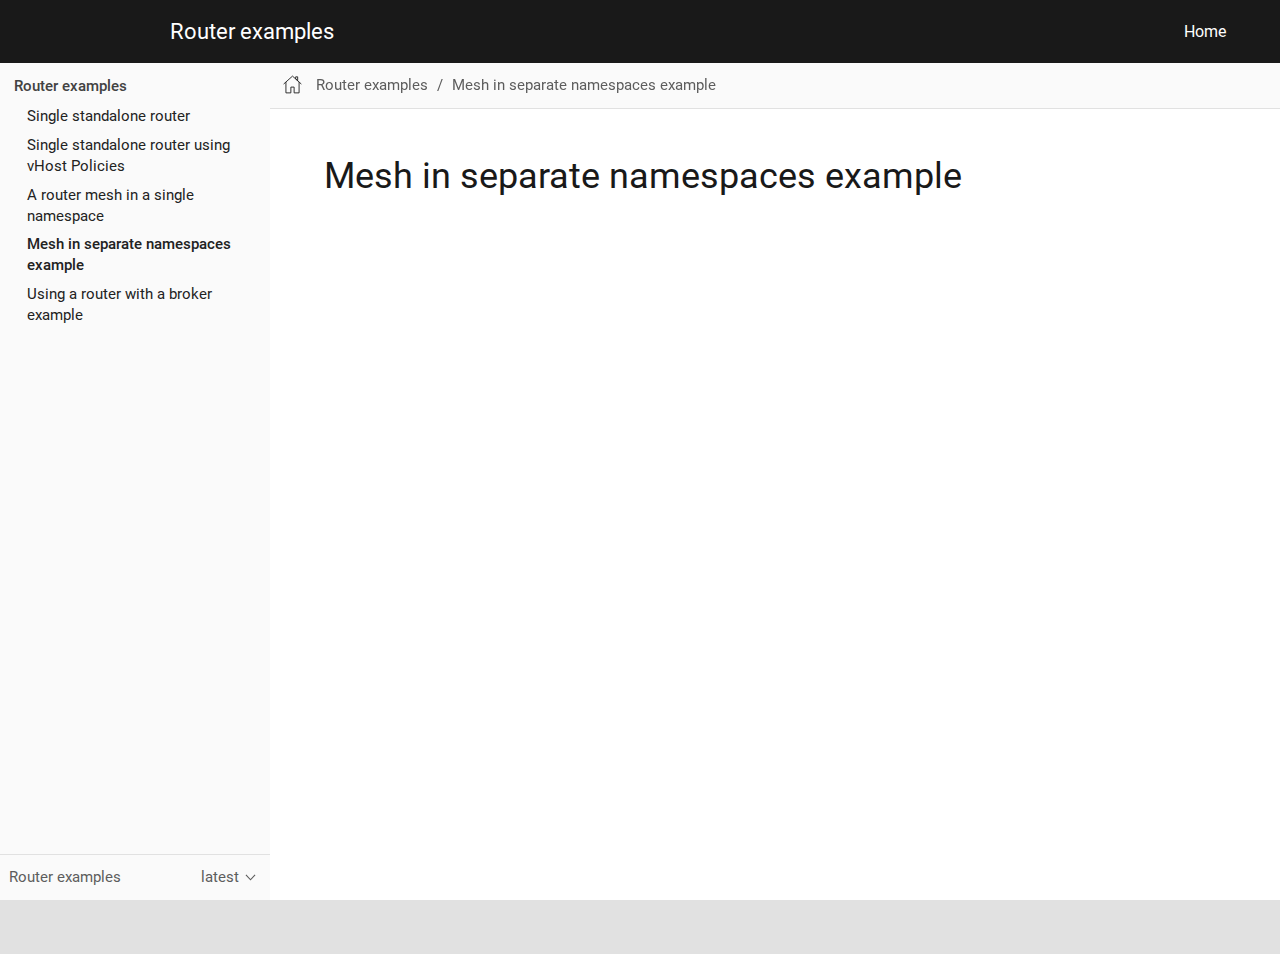
<file: docs/router-examples/latest/mesh-multi-cluster.html>
<!DOCTYPE html>
<html lang="en">
  <head>
    <meta charset="utf-8">
    <meta name="viewport" content="width=device-width,initial-scale=1">
    <title>Mesh in separate namespaces example :: Router examples</title>
    <link rel="canonical" href="https://pwright.github.io/qdr-examples/router-examples/latest/mesh-multi-cluster.html">
    <meta name="generator" content="Antora 2.3.4">
    <link rel="stylesheet" href="../../_/css/site.css">
  </head>
  <body class="article">
<header class="header">
  <nav class="navbar">
    <div class="navbar-brand">
      <a class="navbar-item" href="https://pwright.github.io/qdr-examples"><img  style="height:60px" src="../../_/img/logo.png">Router examples</a>
      <button class="navbar-burger" data-target="topbar-nav">
        <span></span>
        <span></span>
        <span></span>
      </button>
    </div>
    <div id="topbar-nav" class="navbar-menu">
      <div class="navbar-end">
        <a class="navbar-item" href="#">Home</a>
        <div class="navbar-item has-dropdown is-hoverable">
         
        </div>
        <div class="navbar-item">
          <span class="control">
            <a class="#button is-primary" href="#"></a>
          </span>
        </div>
      </div>
    </div>
  </nav>
</header>
<div class="body">
<div class="nav-container" data-component="router-examples" data-version="latest">
  <aside class="nav">
    <div class="panels">
<div class="nav-panel-menu is-active" data-panel="menu">
  <nav class="nav-menu">
    <h3 class="title"><a href="index.html">Router examples</a></h3>
<ul class="nav-list">
  <li class="nav-item" data-depth="0">
<ul class="nav-list">
  <li class="nav-item" data-depth="1">
    <a class="nav-link" href="standalone.html">Single standalone router</a>
  </li>
  <li class="nav-item" data-depth="1">
    <a class="nav-link" href="policy.html">Single standalone router using vHost Policies</a>
  </li>
  <li class="nav-item" data-depth="1">
    <a class="nav-link" href="mesh-single-cluster.html">A router mesh in a single namespace</a>
  </li>
  <li class="nav-item is-current-page" data-depth="1">
    <a class="nav-link" href="mesh-multi-cluster.html">Mesh in separate namespaces example</a>
  </li>
  <li class="nav-item" data-depth="1">
    <a class="nav-link" href="broker-single-cluster.html">Using a router with a broker example</a>
  </li>
</ul>
  </li>
</ul>
  </nav>
</div>
<div class="nav-panel-explore" data-panel="explore">
  <div class="context">
    <span class="title">Router examples</span>
    <span class="version">latest</span>
  </div>
  <ul class="components">
    <li class="component is-current">
      <span class="title">Router examples</span>
      <ul class="versions">
        <li class="version is-current is-latest">
          <a href="index.html">latest</a>
        </li>
      </ul>
    </li>
  </ul>
</div>
    </div>
  </aside>
</div>
<main class="article">
<div class="toolbar" role="navigation">
<button class="nav-toggle"></button>
  <a href="index.html" class="home-link"></a>
<nav class="breadcrumbs" aria-label="breadcrumbs">
  <ul>
    <li><a href="index.html">Router examples</a></li>
    <li><a href="mesh-multi-cluster.html">Mesh in separate namespaces example</a></li>
  </ul>
</nav>
</div>
  <div class="content">
<article class="doc">
<h1 class="page">Mesh in separate namespaces example</h1>

</article>
<aside class="toc sidebar" data-title="Contents" data-levels="2">
  <div class="toc-menu"></div>
</aside>
  </div>
</main>
</div>
<footer class="footer">
</footer>
<script src="../../_/js/site.js"></script>
<script async src="../../_/js/vendor/highlight.js"></script>
  </body>
</html>
</file>
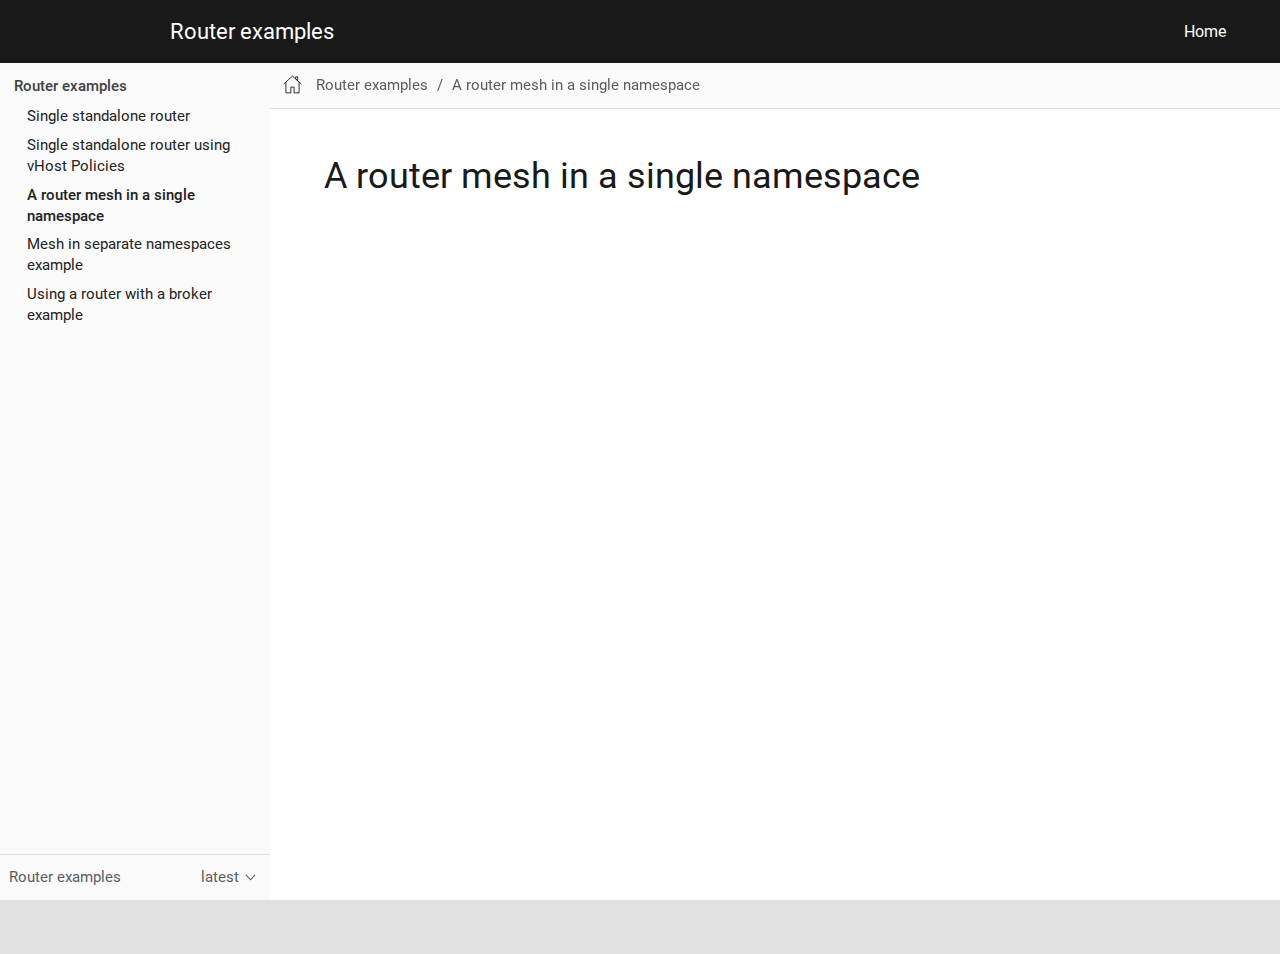
<file: docs/router-examples/latest/mesh-single-cluster.html>
<!DOCTYPE html>
<html lang="en">
  <head>
    <meta charset="utf-8">
    <meta name="viewport" content="width=device-width,initial-scale=1">
    <title>A router mesh in a single namespace :: Router examples</title>
    <link rel="canonical" href="https://pwright.github.io/qdr-examples/router-examples/latest/mesh-single-cluster.html">
    <meta name="generator" content="Antora 2.3.4">
    <link rel="stylesheet" href="../../_/css/site.css">
  </head>
  <body class="article">
<header class="header">
  <nav class="navbar">
    <div class="navbar-brand">
      <a class="navbar-item" href="https://pwright.github.io/qdr-examples"><img  style="height:60px" src="../../_/img/logo.png">Router examples</a>
      <button class="navbar-burger" data-target="topbar-nav">
        <span></span>
        <span></span>
        <span></span>
      </button>
    </div>
    <div id="topbar-nav" class="navbar-menu">
      <div class="navbar-end">
        <a class="navbar-item" href="#">Home</a>
        <div class="navbar-item has-dropdown is-hoverable">
         
        </div>
        <div class="navbar-item">
          <span class="control">
            <a class="#button is-primary" href="#"></a>
          </span>
        </div>
      </div>
    </div>
  </nav>
</header>
<div class="body">
<div class="nav-container" data-component="router-examples" data-version="latest">
  <aside class="nav">
    <div class="panels">
<div class="nav-panel-menu is-active" data-panel="menu">
  <nav class="nav-menu">
    <h3 class="title"><a href="index.html">Router examples</a></h3>
<ul class="nav-list">
  <li class="nav-item" data-depth="0">
<ul class="nav-list">
  <li class="nav-item" data-depth="1">
    <a class="nav-link" href="standalone.html">Single standalone router</a>
  </li>
  <li class="nav-item" data-depth="1">
    <a class="nav-link" href="policy.html">Single standalone router using vHost Policies</a>
  </li>
  <li class="nav-item is-current-page" data-depth="1">
    <a class="nav-link" href="mesh-single-cluster.html">A router mesh in a single namespace</a>
  </li>
  <li class="nav-item" data-depth="1">
    <a class="nav-link" href="mesh-multi-cluster.html">Mesh in separate namespaces example</a>
  </li>
  <li class="nav-item" data-depth="1">
    <a class="nav-link" href="broker-single-cluster.html">Using a router with a broker example</a>
  </li>
</ul>
  </li>
</ul>
  </nav>
</div>
<div class="nav-panel-explore" data-panel="explore">
  <div class="context">
    <span class="title">Router examples</span>
    <span class="version">latest</span>
  </div>
  <ul class="components">
    <li class="component is-current">
      <span class="title">Router examples</span>
      <ul class="versions">
        <li class="version is-current is-latest">
          <a href="index.html">latest</a>
        </li>
      </ul>
    </li>
  </ul>
</div>
    </div>
  </aside>
</div>
<main class="article">
<div class="toolbar" role="navigation">
<button class="nav-toggle"></button>
  <a href="index.html" class="home-link"></a>
<nav class="breadcrumbs" aria-label="breadcrumbs">
  <ul>
    <li><a href="index.html">Router examples</a></li>
    <li><a href="mesh-single-cluster.html">A router mesh in a single namespace</a></li>
  </ul>
</nav>
</div>
  <div class="content">
<article class="doc">
<h1 class="page">A router mesh in a single namespace</h1>

</article>
<aside class="toc sidebar" data-title="Contents" data-levels="2">
  <div class="toc-menu"></div>
</aside>
  </div>
</main>
</div>
<footer class="footer">
</footer>
<script src="../../_/js/site.js"></script>
<script async src="../../_/js/vendor/highlight.js"></script>
  </body>
</html>
</file>
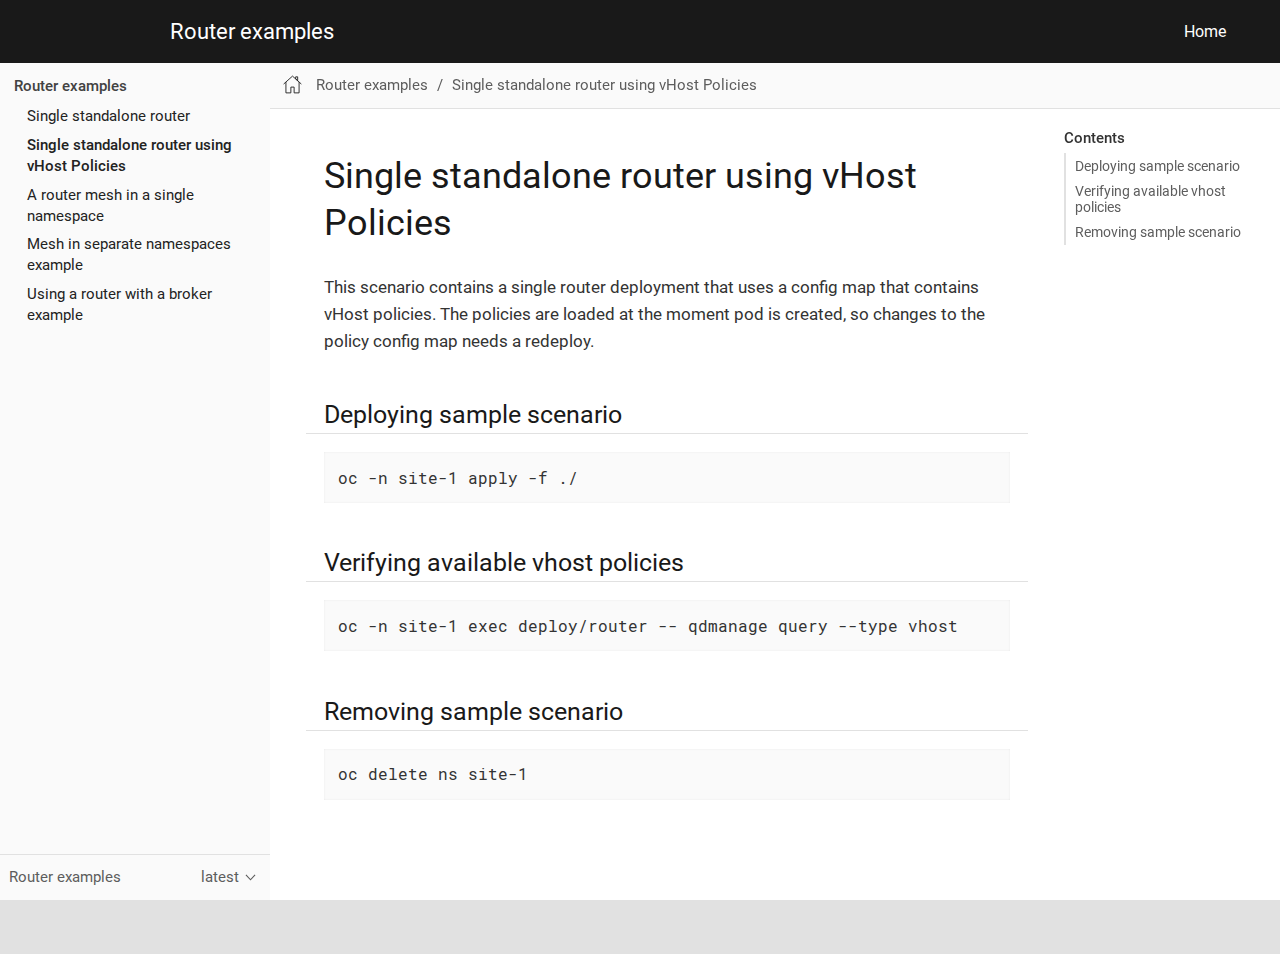
<file: docs/router-examples/latest/policy.html>
<!DOCTYPE html>
<html lang="en">
  <head>
    <meta charset="utf-8">
    <meta name="viewport" content="width=device-width,initial-scale=1">
    <title>Single standalone router using vHost Policies :: Router examples</title>
    <link rel="canonical" href="https://pwright.github.io/qdr-examples/router-examples/latest/policy.html">
    <meta name="generator" content="Antora 2.3.4">
    <link rel="stylesheet" href="../../_/css/site.css">
  </head>
  <body class="article">
<header class="header">
  <nav class="navbar">
    <div class="navbar-brand">
      <a class="navbar-item" href="https://pwright.github.io/qdr-examples"><img  style="height:60px" src="../../_/img/logo.png">Router examples</a>
      <button class="navbar-burger" data-target="topbar-nav">
        <span></span>
        <span></span>
        <span></span>
      </button>
    </div>
    <div id="topbar-nav" class="navbar-menu">
      <div class="navbar-end">
        <a class="navbar-item" href="#">Home</a>
        <div class="navbar-item has-dropdown is-hoverable">
         
        </div>
        <div class="navbar-item">
          <span class="control">
            <a class="#button is-primary" href="#"></a>
          </span>
        </div>
      </div>
    </div>
  </nav>
</header>
<div class="body">
<div class="nav-container" data-component="router-examples" data-version="latest">
  <aside class="nav">
    <div class="panels">
<div class="nav-panel-menu is-active" data-panel="menu">
  <nav class="nav-menu">
    <h3 class="title"><a href="index.html">Router examples</a></h3>
<ul class="nav-list">
  <li class="nav-item" data-depth="0">
<ul class="nav-list">
  <li class="nav-item" data-depth="1">
    <a class="nav-link" href="standalone.html">Single standalone router</a>
  </li>
  <li class="nav-item is-current-page" data-depth="1">
    <a class="nav-link" href="policy.html">Single standalone router using vHost Policies</a>
  </li>
  <li class="nav-item" data-depth="1">
    <a class="nav-link" href="mesh-single-cluster.html">A router mesh in a single namespace</a>
  </li>
  <li class="nav-item" data-depth="1">
    <a class="nav-link" href="mesh-multi-cluster.html">Mesh in separate namespaces example</a>
  </li>
  <li class="nav-item" data-depth="1">
    <a class="nav-link" href="broker-single-cluster.html">Using a router with a broker example</a>
  </li>
</ul>
  </li>
</ul>
  </nav>
</div>
<div class="nav-panel-explore" data-panel="explore">
  <div class="context">
    <span class="title">Router examples</span>
    <span class="version">latest</span>
  </div>
  <ul class="components">
    <li class="component is-current">
      <span class="title">Router examples</span>
      <ul class="versions">
        <li class="version is-current is-latest">
          <a href="index.html">latest</a>
        </li>
      </ul>
    </li>
  </ul>
</div>
    </div>
  </aside>
</div>
<main class="article">
<div class="toolbar" role="navigation">
<button class="nav-toggle"></button>
  <a href="index.html" class="home-link"></a>
<nav class="breadcrumbs" aria-label="breadcrumbs">
  <ul>
    <li><a href="index.html">Router examples</a></li>
    <li><a href="policy.html">Single standalone router using vHost Policies</a></li>
  </ul>
</nav>
</div>
  <div class="content">
<article class="doc">
<h1 class="page">Single standalone router using vHost Policies</h1>
<div id="preamble">
<div class="sectionbody">
<div class="paragraph">
<p>This scenario contains a single router deployment that uses a config map that contains vHost policies.
The policies are loaded at the moment pod is created, so changes to the policy config map needs a redeploy.</p>
</div>
</div>
</div>
<div class="sect1">
<h2 id="deploying-sample-scenario"><a class="anchor" href="#deploying-sample-scenario"></a>Deploying sample scenario</h2>
<div class="sectionbody">
<div class="listingblock">
<div class="content">
<pre>oc -n site-1 apply -f ./</pre>
</div>
</div>
</div>
</div>
<div class="sect1">
<h2 id="verifying-available-vhost-policies"><a class="anchor" href="#verifying-available-vhost-policies"></a>Verifying available vhost policies</h2>
<div class="sectionbody">
<div class="listingblock">
<div class="content">
<pre>oc -n site-1 exec deploy/router -- qdmanage query --type vhost</pre>
</div>
</div>
</div>
</div>
<div class="sect1">
<h2 id="removing-sample-scenario"><a class="anchor" href="#removing-sample-scenario"></a>Removing sample scenario</h2>
<div class="sectionbody">
<div class="listingblock">
<div class="content">
<pre>oc delete ns site-1</pre>
</div>
</div>
</div>
</div>
</article>
<aside class="toc sidebar" data-title="Contents" data-levels="2">
  <div class="toc-menu"></div>
</aside>
  </div>
</main>
</div>
<footer class="footer">
</footer>
<script src="../../_/js/site.js"></script>
<script async src="../../_/js/vendor/highlight.js"></script>
  </body>
</html>
</file>
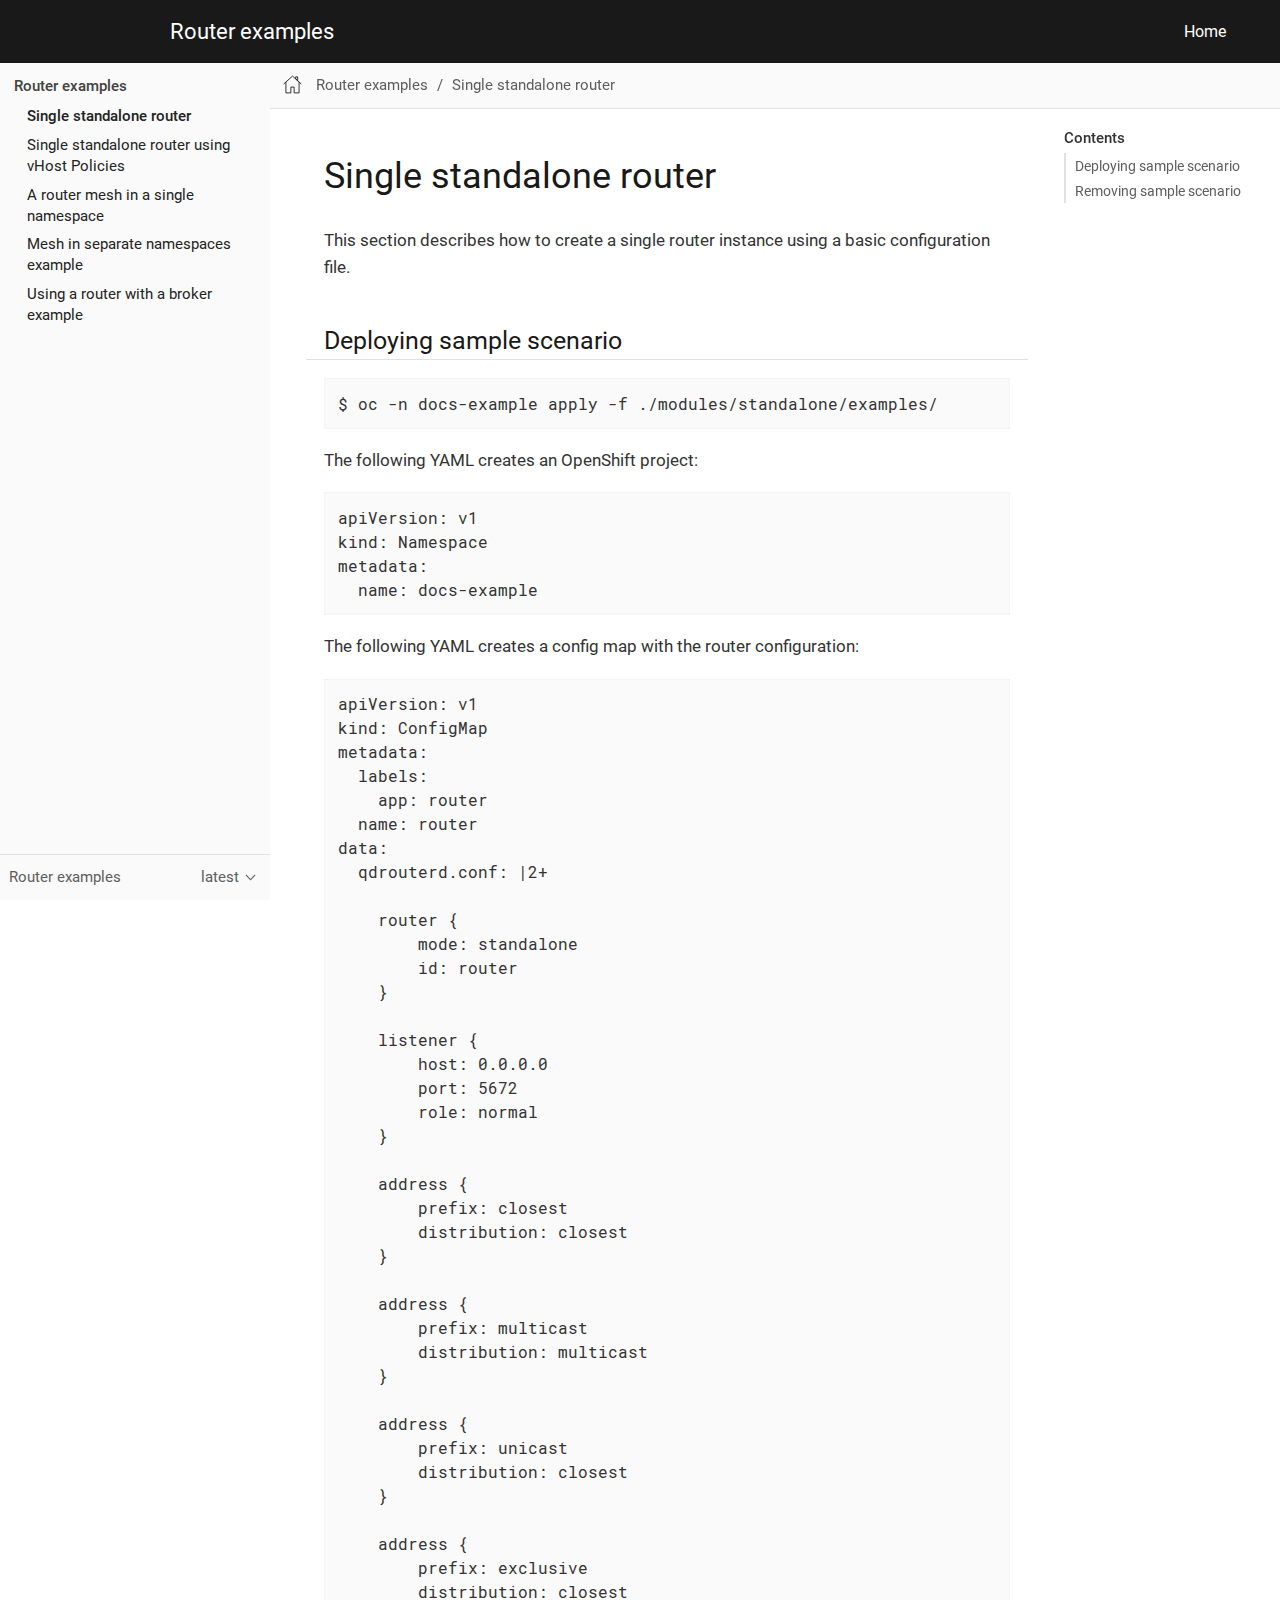
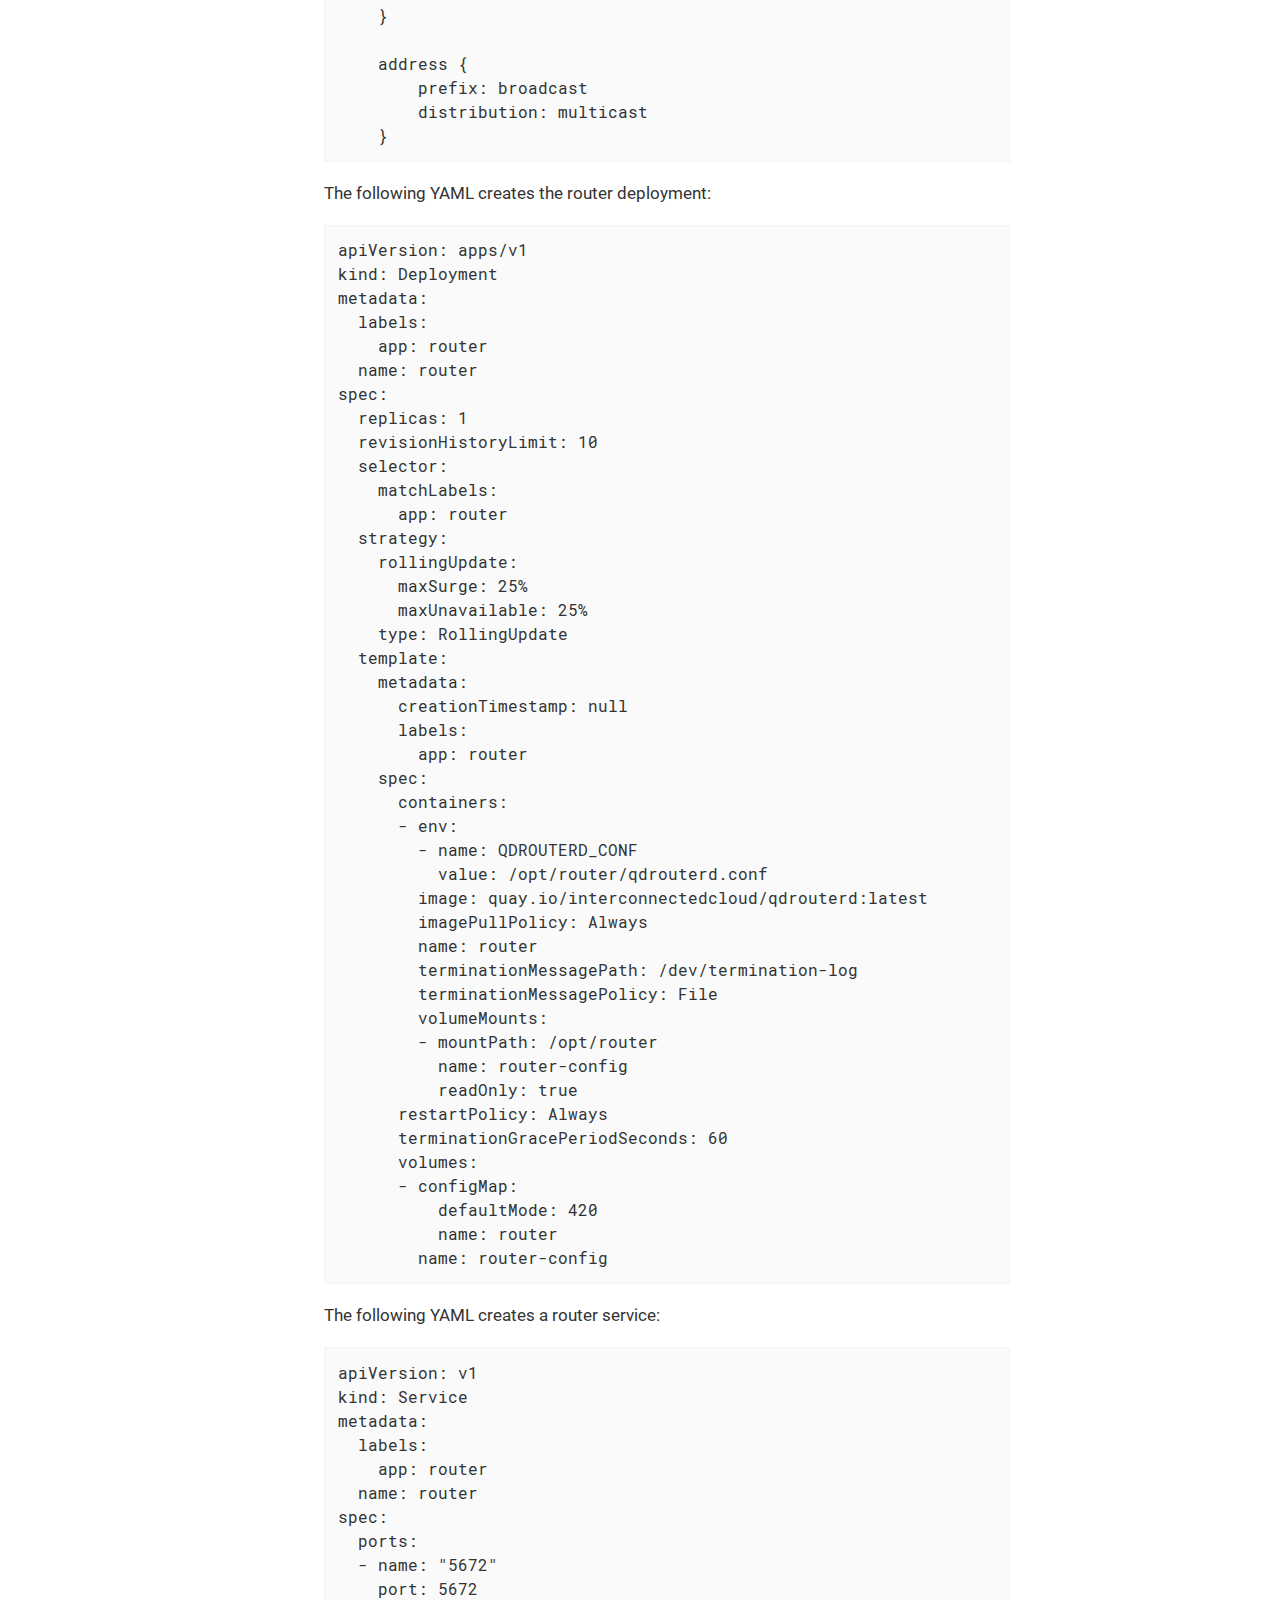
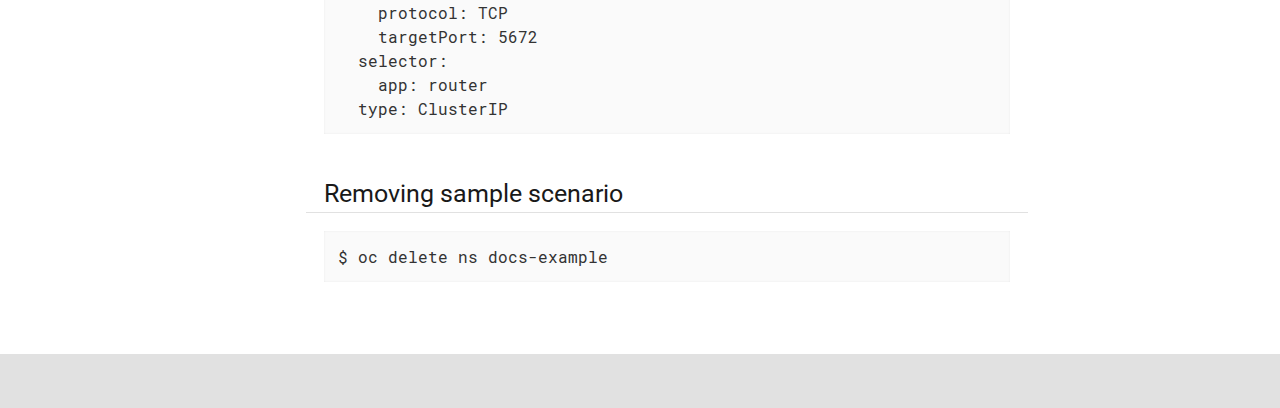
<file: docs/router-examples/latest/standalone.html>
<!DOCTYPE html>
<html lang="en">
  <head>
    <meta charset="utf-8">
    <meta name="viewport" content="width=device-width,initial-scale=1">
    <title>Single standalone router :: Router examples</title>
    <link rel="canonical" href="https://pwright.github.io/qdr-examples/router-examples/latest/standalone.html">
    <meta name="generator" content="Antora 2.3.4">
    <link rel="stylesheet" href="../../_/css/site.css">
  </head>
  <body class="article">
<header class="header">
  <nav class="navbar">
    <div class="navbar-brand">
      <a class="navbar-item" href="https://pwright.github.io/qdr-examples"><img  style="height:60px" src="../../_/img/logo.png">Router examples</a>
      <button class="navbar-burger" data-target="topbar-nav">
        <span></span>
        <span></span>
        <span></span>
      </button>
    </div>
    <div id="topbar-nav" class="navbar-menu">
      <div class="navbar-end">
        <a class="navbar-item" href="#">Home</a>
        <div class="navbar-item has-dropdown is-hoverable">
         
        </div>
        <div class="navbar-item">
          <span class="control">
            <a class="#button is-primary" href="#"></a>
          </span>
        </div>
      </div>
    </div>
  </nav>
</header>
<div class="body">
<div class="nav-container" data-component="router-examples" data-version="latest">
  <aside class="nav">
    <div class="panels">
<div class="nav-panel-menu is-active" data-panel="menu">
  <nav class="nav-menu">
    <h3 class="title"><a href="index.html">Router examples</a></h3>
<ul class="nav-list">
  <li class="nav-item" data-depth="0">
<ul class="nav-list">
  <li class="nav-item is-current-page" data-depth="1">
    <a class="nav-link" href="standalone.html">Single standalone router</a>
  </li>
  <li class="nav-item" data-depth="1">
    <a class="nav-link" href="policy.html">Single standalone router using vHost Policies</a>
  </li>
  <li class="nav-item" data-depth="1">
    <a class="nav-link" href="mesh-single-cluster.html">A router mesh in a single namespace</a>
  </li>
  <li class="nav-item" data-depth="1">
    <a class="nav-link" href="mesh-multi-cluster.html">Mesh in separate namespaces example</a>
  </li>
  <li class="nav-item" data-depth="1">
    <a class="nav-link" href="broker-single-cluster.html">Using a router with a broker example</a>
  </li>
</ul>
  </li>
</ul>
  </nav>
</div>
<div class="nav-panel-explore" data-panel="explore">
  <div class="context">
    <span class="title">Router examples</span>
    <span class="version">latest</span>
  </div>
  <ul class="components">
    <li class="component is-current">
      <span class="title">Router examples</span>
      <ul class="versions">
        <li class="version is-current is-latest">
          <a href="index.html">latest</a>
        </li>
      </ul>
    </li>
  </ul>
</div>
    </div>
  </aside>
</div>
<main class="article">
<div class="toolbar" role="navigation">
<button class="nav-toggle"></button>
  <a href="index.html" class="home-link"></a>
<nav class="breadcrumbs" aria-label="breadcrumbs">
  <ul>
    <li><a href="index.html">Router examples</a></li>
    <li><a href="standalone.html">Single standalone router</a></li>
  </ul>
</nav>
</div>
  <div class="content">
<article class="doc">
<h1 class="page">Single standalone router</h1>
<div id="preamble">
<div class="sectionbody">
<div class="paragraph">
<p>This section describes how to create a single router instance using a basic configuration file.</p>
</div>
</div>
</div>
<div class="sect1">
<h2 id="deploying-sample-scenario"><a class="anchor" href="#deploying-sample-scenario"></a>Deploying sample scenario</h2>
<div class="sectionbody">
<div class="listingblock">
<div class="content">
<pre>$ oc -n docs-example apply -f ./modules/standalone/examples/</pre>
</div>
</div>
<div class="paragraph">
<p>The following YAML creates an OpenShift project:</p>
</div>
<div class="listingblock">
<div class="content">
<pre>apiVersion: v1
kind: Namespace
metadata:
  name: docs-example</pre>
</div>
</div>
<div class="paragraph">
<p>The following YAML creates a config map with the router configuration:</p>
</div>
<div class="listingblock">
<div class="content">
<pre>apiVersion: v1
kind: ConfigMap
metadata:
  labels:
    app: router
  name: router
data:
  qdrouterd.conf: |2+

    router {
        mode: standalone
        id: router
    }

    listener {
        host: 0.0.0.0
        port: 5672
        role: normal
    }

    address {
        prefix: closest
        distribution: closest
    }

    address {
        prefix: multicast
        distribution: multicast
    }

    address {
        prefix: unicast
        distribution: closest
    }

    address {
        prefix: exclusive
        distribution: closest
    }

    address {
        prefix: broadcast
        distribution: multicast
    }</pre>
</div>
</div>
<div class="paragraph">
<p>The following YAML creates the router deployment:</p>
</div>
<div class="listingblock">
<div class="content">
<pre>apiVersion: apps/v1
kind: Deployment
metadata:
  labels:
    app: router
  name: router
spec:
  replicas: 1
  revisionHistoryLimit: 10
  selector:
    matchLabels:
      app: router
  strategy:
    rollingUpdate:
      maxSurge: 25%
      maxUnavailable: 25%
    type: RollingUpdate
  template:
    metadata:
      creationTimestamp: null
      labels:
        app: router
    spec:
      containers:
      - env:
        - name: QDROUTERD_CONF
          value: /opt/router/qdrouterd.conf
        image: quay.io/interconnectedcloud/qdrouterd:latest
        imagePullPolicy: Always
        name: router
        terminationMessagePath: /dev/termination-log
        terminationMessagePolicy: File
        volumeMounts:
        - mountPath: /opt/router
          name: router-config
          readOnly: true
      restartPolicy: Always
      terminationGracePeriodSeconds: 60
      volumes:
      - configMap:
          defaultMode: 420
          name: router
        name: router-config</pre>
</div>
</div>
<div class="paragraph">
<p>The following YAML creates a router service:</p>
</div>
<div class="listingblock">
<div class="content">
<pre>apiVersion: v1
kind: Service
metadata:
  labels:
    app: router
  name: router
spec:
  ports:
  - name: "5672"
    port: 5672
    protocol: TCP
    targetPort: 5672
  selector:
    app: router
  type: ClusterIP</pre>
</div>
</div>
</div>
</div>
<div class="sect1">
<h2 id="removing-sample-scenario"><a class="anchor" href="#removing-sample-scenario"></a>Removing sample scenario</h2>
<div class="sectionbody">
<div class="listingblock">
<div class="content">
<pre>$ oc delete ns docs-example</pre>
</div>
</div>
</div>
</div>
</article>
<aside class="toc sidebar" data-title="Contents" data-levels="2">
  <div class="toc-menu"></div>
</aside>
  </div>
</main>
</div>
<footer class="footer">
</footer>
<script src="../../_/js/site.js"></script>
<script async src="../../_/js/vendor/highlight.js"></script>
  </body>
</html>
</file>
<file: docs/_/css/site.css>
@font-face{font-family:Roboto;font-style:normal;font-weight:400;src:local("Roboto Regular"),local("Roboto-Regular"),url(../font/roboto-latin-400.woff2) format("woff2"),url(../font/roboto-latin-400.woff) format("woff")}@font-face{font-family:Roboto;font-style:italic;font-weight:400;src:local("Roboto Italic"),local("Roboto-Italic"),url(../font/roboto-latin-400italic.woff2) format("woff2"),url(../font/roboto-latin-400italic.woff) format("woff")}@font-face{font-family:Roboto;font-style:normal;font-weight:500;src:local("Roboto Medium"),local("Roboto-Medium"),url(../font/roboto-latin-500.woff2) format("woff2"),url(../font/roboto-latin-500.woff) format("woff")}@font-face{font-family:Roboto;font-style:italic;font-weight:500;src:local("Roboto Medium Italic"),local("Roboto-MediumItalic"),url(../font/roboto-latin-500italic.woff2) format("woff2"),url(../font/roboto-latin-500italic.woff) format("woff")}@font-face{font-family:Roboto Mono;font-style:normal;font-weight:400;src:local("Roboto Mono"),local("RobotoMono-Regular"),url(../font/roboto-mono-latin-400.woff2) format("woff2"),url(../font/roboto-mono-latin-400.woff) format("woff")}@font-face{font-family:Roboto Mono;font-style:normal;font-weight:500;src:local("Roboto Mono Medium"),local("RobotoMono-Medium"),url(../font/roboto-mono-latin-500.woff2) format("woff2"),url(../font/roboto-mono-latin-500.woff) format("woff")}body,html{height:100%}*,::after,::before{-webkit-box-sizing:inherit;box-sizing:inherit}html{-webkit-box-sizing:border-box;box-sizing:border-box;font-size:1.0625em;-webkit-text-size-adjust:100%}@media screen and (min-width:1024px){html{font-size:1.125em}}body{background:#fff;color:#222;font-family:Roboto,sans-serif;line-height:1.15;margin:0}a{text-decoration:none}a:hover{text-decoration:underline}a:active{background-color:none}code,kbd,pre{font-family:Roboto Mono,monospace}b,dt,strong,th{font-weight:500}em em{font-style:normal}strong strong{font-weight:400}button{cursor:pointer;font-family:inherit;font-size:1em;line-height:1.15;margin:0}button::-moz-focus-inner{border:none;padding:0}.body{word-wrap:break-word}@media screen and (min-width:1024px){.body{display:-webkit-box;display:-ms-flexbox;display:flex}}.nav-container{position:fixed;top:3.5rem;left:0;width:100%;font-size:.94444rem;z-index:1;visibility:hidden}@media screen and (min-width:769px){.nav-container{width:15rem}}@media screen and (min-width:1024px){.nav-container{font-size:.86111rem;-webkit-box-flex:0;-ms-flex:none;flex:none;position:static;top:0;visibility:visible}}.nav-container.is-active{visibility:visible}.nav{background:#fafafa;position:relative;top:2.5rem;height:calc(100vh - 6rem)}@media screen and (min-width:769px){.nav{-webkit-box-shadow:.5px 0 3px #c1c1c1;box-shadow:.5px 0 3px #c1c1c1}}@media screen and (min-width:1024px){.nav{top:3.5rem;-webkit-box-shadow:none;box-shadow:none;position:sticky;height:calc(100vh - 3.5rem)}}.nav .panels{display:-webkit-box;display:-ms-flexbox;display:flex;-webkit-box-orient:vertical;-webkit-box-direction:normal;-ms-flex-direction:column;flex-direction:column;height:inherit}html.is-clipped--nav{overflow-y:hidden}.nav-panel-menu{overflow-y:scroll;display:-webkit-box;display:-ms-flexbox;display:flex;-webkit-box-orient:vertical;-webkit-box-direction:normal;-ms-flex-direction:column;flex-direction:column;height:calc(100vh - 8.5rem)}@media screen and (min-width:1024px){.nav-panel-menu{height:calc(100vh - 6rem)}}.nav-panel-menu:not(.is-active) .nav-menu{opacity:.75}.nav-panel-menu:not(.is-active)::after{content:"";background:rgba(0,0,0,.5);display:block;position:absolute;top:0;right:0;bottom:0;left:0}.nav-panel-explore .components,.nav-panel-menu{scrollbar-width:thin;scrollbar-color:#c1c1c1 transparent}.nav-panel-explore .components::-webkit-scrollbar,.nav-panel-menu::-webkit-scrollbar{width:.25rem}.nav-panel-explore .components::-webkit-scrollbar-thumb,.nav-panel-menu::-webkit-scrollbar-thumb{background-color:#c1c1c1}.nav-menu{-webkit-box-flex:1;-ms-flex-positive:1;flex-grow:1;min-height:0;width:100%;padding:.5rem .75rem;line-height:1.35;position:relative}.nav-menu h3.title{color:#424242;font-size:inherit;font-weight:500;margin:0;padding:.25em 0 .125em}.nav-menu a{color:inherit}.nav-list{margin:0 0 0 .75rem;padding:0}.nav-menu>.nav-list{margin-bottom:.5rem}.nav-item{list-style:none;margin-top:.5em}.nav-item-toggle~.nav-list{padding-bottom:.125rem}.nav-item[data-depth="0"]>.nav-list:first-child{display:block;margin:0}.nav-item:not(.is-active)>.nav-list{display:none}.nav-item-toggle{background:transparent url(../img/caret.svg) no-repeat 50%/50%;border:none;outline:none;line-height:inherit;position:absolute;height:1.35em;width:1.35em;margin-top:-.05em;margin-left:-1.35em}.nav-item.is-active>.nav-item-toggle{-webkit-transform:rotate(90deg);transform:rotate(90deg)}.is-current-page>.nav-link,.is-current-page>.nav-text{font-weight:500}.nav-panel-explore{background:#fafafa;-webkit-box-orient:vertical;-webkit-box-direction:normal;-ms-flex-direction:column;flex-direction:column;position:absolute;right:0;bottom:0;left:0;max-height:calc(50% + 2.5rem)}.nav-panel-explore,.nav-panel-explore .context{display:-webkit-box;display:-ms-flexbox;display:flex}.nav-panel-explore .context{font-size:.83333rem;-ms-flex-negative:0;flex-shrink:0;color:#5d5d5d;-webkit-box-shadow:0 -1px 0 #e1e1e1;box-shadow:0 -1px 0 #e1e1e1;padding:0 .25rem 0 .5rem;-webkit-box-align:center;-ms-flex-align:center;align-items:center;-webkit-box-pack:justify;-ms-flex-pack:justify;justify-content:space-between;cursor:pointer;line-height:1;height:2.5rem}.nav-panel-explore .context .version{background-image:url(../img/chevron.svg);background-repeat:no-repeat;background-position:right .5rem top 50%;background-size:auto .75em;padding:0 1.5rem 0 0}.nav-panel-explore .components{line-height:1.6;-webkit-box-flex:1;-ms-flex-positive:1;flex-grow:1;-webkit-box-shadow:inset 0 1px 5px #e1e1e1;box-shadow:inset 0 1px 5px #e1e1e1;background:#f0f0f0;padding:.5rem .75rem 0;margin:0;overflow-y:scroll;max-height:100%;display:block}.nav-panel-explore:not(.is-active) .components{display:none}.nav-panel-explore .component{display:block}.nav-panel-explore .component+.component{margin-top:.5rem}.nav-panel-explore .component:last-child{margin-bottom:.75rem}.nav-panel-explore .component .title{font-weight:500}.nav-panel-explore .versions{display:-webkit-box;display:-ms-flexbox;display:flex;-ms-flex-wrap:wrap;flex-wrap:wrap;list-style:none;padding-left:0;margin-top:-.25rem;line-height:1}.nav-panel-explore .component .version{display:block;margin:.375rem .375rem 0 0}.nav-panel-explore .component .version a{border:1px solid #c1c1c1;border-radius:.25rem;color:inherit;opacity:.75;white-space:nowrap;padding:.125em .25em;display:inherit}.nav-panel-explore .component .is-current a{border-color:currentColor;opacity:.9;font-weight:500}@media screen and (max-width:1023px){aside.toc.sidebar{display:none}}@media screen and (min-width:1024px){main{-webkit-box-flex:1;-ms-flex:auto;flex:auto;min-width:0}main>.content{display:-webkit-box;display:-ms-flexbox;display:flex}aside.toc.embedded{display:none}aside.toc.sidebar{-webkit-box-flex:0;-ms-flex:0 0 9rem;flex:0 0 9rem}}@media screen and (min-width:1216px){aside.toc.sidebar{-ms-flex-preferred-size:12rem;flex-basis:12rem}}.toolbar{color:#5d5d5d;-webkit-box-align:center;-ms-flex-align:center;align-items:center;background-color:#fafafa;-webkit-box-shadow:0 1px 0 #e1e1e1;box-shadow:0 1px 0 #e1e1e1;display:-webkit-box;display:-ms-flexbox;display:flex;font-size:.83333rem;height:2.5rem;-webkit-box-pack:start;-ms-flex-pack:start;justify-content:flex-start;position:sticky;top:3.5rem;z-index:2}.toolbar a{color:inherit}.nav-toggle{background:url(../img/menu.svg) no-repeat 50% 47.5%;background-size:49%;border:none;outline:none;line-height:inherit;height:2.5rem;padding:0;width:2.5rem;margin-right:-.25rem}@media screen and (min-width:1024px){.nav-toggle{display:none}}.nav-toggle.is-active{background-image:url(../img/back.svg);background-size:41.5%}.home-link{background:url(../img/home-o.svg) no-repeat 50% 45%;background-size:50%;display:block;height:2.5rem;padding:0;width:2.5rem}.home-link.is-current,.home-link:hover{background-image:url(../img/home.svg)}.edit-this-page{display:none;padding-right:.5rem}@media screen and (min-width:1024px){.edit-this-page{display:block}}.toolbar .edit-this-page a{color:#8e8e8e}.breadcrumbs{display:none;-webkit-box-flex:1;-ms-flex:1 1;flex:1 1;padding:0 .5rem 0 .75rem;line-height:1.35}@media screen and (min-width:1024px){.breadcrumbs{display:block}}a+.breadcrumbs{padding-left:.05rem}.breadcrumbs ul{display:-webkit-box;display:-ms-flexbox;display:flex;-ms-flex-wrap:wrap;flex-wrap:wrap;margin:0;padding:0;list-style:none}.breadcrumbs li{display:inline;margin:0}.breadcrumbs li::after{content:"/";padding:0 .5rem}.breadcrumbs li:last-of-type::after{content:none}.page-versions{display:none;margin-right:.7rem;position:relative;line-height:1}@media screen and (min-width:1024px){.page-versions{display:block}}.page-versions .version-menu-toggle{color:inherit;background:url(../img/chevron.svg) no-repeat;background-position:right .5rem top 50%;background-size:auto .75em;border:none;outline:none;line-height:inherit;padding:.5rem 1.5rem .5rem .5rem;position:relative;z-index:3}.page-versions .version-menu{border:1px solid transparent;background-color:#f0f0f0;padding:1.25rem .5rem .5rem;position:absolute;top:0;left:0;width:100%}.page-versions:not(.is-active) .version-menu{display:none}.page-versions .version{display:block;padding-top:.5rem}.page-versions .version.is-current{display:none}.page-versions .version.is-missing{color:#8e8e8e;font-style:italic;text-decoration:none}.toc-menu{color:#5d5d5d}.toc.sidebar .toc-menu{margin-right:.75rem;position:sticky;top:6rem}.toc .toc-menu h3{color:#333;font-size:.88889rem;font-weight:500;line-height:1.3;margin:0 -.5px;padding-bottom:.25rem}.toc.sidebar .toc-menu h3{display:-webkit-box;display:-ms-flexbox;display:flex;-webkit-box-orient:vertical;-webkit-box-direction:normal;-ms-flex-direction:column;flex-direction:column;height:2.5rem;-webkit-box-pack:end;-ms-flex-pack:end;justify-content:flex-end}.toc .toc-menu ul{font-size:.83333rem;line-height:1.2;list-style:none;margin:0;padding:0}.toc.sidebar .toc-menu ul{max-height:calc(100vh - 8.5rem);overflow-y:auto;scrollbar-width:none}.toc .toc-menu ul::-webkit-scrollbar{width:0}@media screen and (min-width:1024px){.toc .toc-menu h3{font-size:.83333rem}.toc .toc-menu ul{font-size:.75rem}}.toc .toc-menu li{margin:0}.toc .toc-menu li[data-level="2"] a{padding-left:1.25rem}.toc .toc-menu li[data-level="3"] a{padding-left:2rem}.toc .toc-menu a{color:inherit;border-left:2px solid #e1e1e1;display:inline-block;padding:.25rem 0 .25rem .5rem;text-decoration:none}.sidebar.toc .toc-menu a{display:block;outline:none}.toc .toc-menu a:hover{color:#1565c0}.toc .toc-menu a.is-active{border-left-color:#1565c0;color:#333}.sidebar.toc .toc-menu a:focus{background:#fafafa}.toc .toc-menu .is-hidden-toc{display:none!important}.doc{color:#333;font-size:inherit;-webkit-hyphens:auto;-ms-hyphens:auto;hyphens:auto;line-height:1.6;margin:0 auto;max-width:40rem;padding:0 1rem 4rem}@media screen and (min-width:1024px){.doc{-webkit-box-flex:1;-ms-flex:auto;flex:auto;font-size:.94444rem;margin:0 2rem;max-width:46rem;min-width:0}}.doc h1,.doc h2,.doc h3,.doc h4,.doc h5,.doc h6{color:#191919;font-weight:400;-webkit-hyphens:none;-ms-hyphens:none;hyphens:none;line-height:1.3;margin:1rem 0 0}.doc>h1.page:first-child{font-size:2rem;margin:1.5rem 0}@media screen and (min-width:769px){.doc>h1.page:first-child{margin-top:2.5rem}}#preamble+.sect1,.doc .sect1+.sect1{margin-top:2rem}.doc h1.sect0{background:#f0f0f0;font-size:1.8em;margin:1.5rem -1rem 0;padding:.5rem 1rem}.doc h2:not(.discrete){border-bottom:1px solid #e1e1e1;margin-left:-1rem;margin-right:-1rem;padding:.4rem 1rem .1rem}.doc h3:not(.discrete){font-weight:500}.doc h1 .anchor,.doc h2 .anchor,.doc h3 .anchor,.doc h4 .anchor,.doc h5 .anchor,.doc h6 .anchor{position:absolute;text-decoration:none;width:1.75ex;margin-left:-1.5ex;visibility:hidden;font-size:.8em;font-weight:400;padding-top:.05em}.doc h1 .anchor::before,.doc h2 .anchor::before,.doc h3 .anchor::before,.doc h4 .anchor::before,.doc h5 .anchor::before,.doc h6 .anchor::before{content:"\00a7"}.doc h1:hover .anchor,.doc h2:hover .anchor,.doc h3:hover .anchor,.doc h4:hover .anchor,.doc h5:hover .anchor,.doc h6:hover .anchor{visibility:visible}.doc p{margin:0}.doc .tableblock p{font-size:inherit}.doc a{color:#1565c0}.doc a:hover{color:#104d92}.doc a.unresolved{color:#d32f2f}.doc i.fa{font-style:normal}.doc p code,.doc thead code{color:#222;background:#fafafa;border-radius:.25em;font-size:.95em;padding:.125em .25em}.doc pre{font-size:.88889rem;line-height:1.5;margin:0}.doc blockquote{margin:0}.doc .right{float:right}.doc .left{float:left}.doc .underline{text-decoration:underline}.doc .line-through{text-decoration:line-through}.doc .dlist,.doc .exampleblock,.doc .imageblock,.doc .listingblock,.doc .literalblock,.doc .olist,.doc .paragraph,.doc .partintro,.doc .quoteblock,.doc .sidebarblock,.doc .ulist,.doc .verseblock{margin:1rem 0 0}.doc table.tableblock{border-collapse:collapse;font-size:.83333rem;margin:2rem 0}.doc table.stretch{width:100%}.doc table.tableblock thead th{border-bottom:2.5px solid #e1e1e1;padding:.5rem}.doc table.tableblock>:not(thead) th,.doc table.tableblock td{border-top:1px solid #e1e1e1;border-bottom:1px solid #e1e1e1;padding:.5rem}.doc .halign-left{text-align:left}.doc .halign-right{text-align:right}.doc .halign-center{text-align:center}.doc .valign-top{vertical-align:top}.doc .valign-bottom{vertical-align:bottom}.doc .valign-middle{vertical-align:middle}.doc .admonitionblock{margin:1.4rem 0 0}.doc .admonitionblock p,.doc .admonitionblock td.content{font-size:.88889rem}.doc .admonitionblock td.content>:first-child{margin:0}.doc .admonitionblock pre{font-size:.83333rem}.doc .admonitionblock>table{border-collapse:collapse;table-layout:fixed;position:relative;width:100%}.doc .admonitionblock td.content{padding:1rem 1rem .75rem;background:#fafafa;width:100%}.doc .admonitionblock .icon{position:absolute;top:0;left:0;font-size:.83333rem;padding:0 .5rem;height:1.25rem;line-height:1;font-weight:500;text-transform:uppercase;border-radius:.45rem;-webkit-transform:translate(-.5rem,-50%);transform:translate(-.5rem,-50%)}.doc .admonitionblock.caution .icon{background-color:#a0439c;color:#fff}.doc .admonitionblock.important .icon{background-color:#d32f2f;color:#fff}.doc .admonitionblock.note .icon{background-color:#217ee7;color:#fff}.doc .admonitionblock.tip .icon{background-color:#41af46;color:#fff}.doc .admonitionblock.warning .icon{background-color:#e18114;color:#fff}.doc .admonitionblock .icon i{display:-webkit-inline-box;display:-ms-inline-flexbox;display:inline-flex;-webkit-box-align:center;-ms-flex-align:center;align-items:center;height:100%}.doc .admonitionblock .icon i::after{content:attr(title)}.doc .imageblock{display:-webkit-box;display:-ms-flexbox;display:flex;-webkit-box-orient:vertical;-webkit-box-direction:normal;-ms-flex-direction:column;flex-direction:column;-webkit-box-align:center;-ms-flex-align:center;align-items:center}.doc .imageblock img{display:block}.doc .image>img,.doc .imageblock img{height:auto;max-width:100%}#preamble .abstract blockquote{background:#f0f0f0;border-left:5px solid #e1e1e1;color:#4a4a4a;font-size:.88889rem;padding:.75em 1em}.doc .quoteblock{background:#fafafa;border-left:5px solid #5d5d5d;color:#5d5d5d;padding:.25rem 2rem 1.25rem}.doc .quoteblock .attribution{color:#8e8e8e;font-size:.83333rem;margin-top:.75rem}.doc .quoteblock blockquote{margin-top:1rem}.doc .quoteblock .paragraph{font-style:italic}.doc .quoteblock cite{padding-left:1em}.doc table.tableblock .paragraph{margin:0;padding:0}.doc .olist .admonitionblock,.doc .ulist .admonitionblock,.doc table.tableblock .admonitionblock{padding:0}.doc ol,.doc ul{margin:0;padding:0 0 0 2rem}.doc ol.arabic{list-style-type:decimal}.doc ol.decimal{list-style-type:decimal-leading-zero}.doc ol.loweralpha{list-style-type:lower-alpha}.doc ol.upperalpha{list-style-type:upper-alpha}.doc ol.lowerroman{list-style-type:lower-roman}.doc ol.upperroman{list-style-type:upper-roman}.doc ol.lowergreek{list-style-type:lower-greek}.doc ul.checklist{padding-left:.5rem;list-style:none}.doc ul.checklist p>i.fa-check-square-o:first-child,.doc ul.checklist p>i.fa-square-o:first-child{display:-webkit-inline-box;display:-ms-inline-flexbox;display:inline-flex;-webkit-box-pack:center;-ms-flex-pack:center;justify-content:center;width:1.25rem}.doc ul.checklist i.fa-check-square-o::before{content:"\2713"}.doc ul.checklist i.fa-square-o::before{content:"\274f"}.doc .dlist .dlist,.doc .dlist .olist,.doc .dlist .ulist,.doc .olist .dlist,.doc .olist .olist,.doc .olist .ulist,.doc .ulist .dlist,.doc .ulist .olist,.doc .ulist .ulist{margin-top:.5rem}.doc .olist li,.doc .ulist li{margin-bottom:.5rem}.doc .admonitionblock .listingblock,.doc .olist .listingblock,.doc .ulist .listingblock{padding:0}.doc .admonitionblock .title,.doc .exampleblock .title,.doc .imageblock .title,.doc .listingblock .title,.doc .literalblock .title,.doc .openblock .title,.doc .tableblock caption{color:#5d5d5d;font-size:.88889rem;font-weight:500;font-style:italic;-webkit-hyphens:none;-ms-hyphens:none;hyphens:none;letter-spacing:.01em;padding-bottom:.075rem;text-align:left}.doc .imageblock .title{margin-top:.5rem;padding-bottom:0}.doc .admonitionblock .title+.paragraph{margin-top:0}.doc .exampleblock>.content{background:#fff;border:.25rem solid #5d5d5d;border-radius:.5rem;padding:.75rem}.doc .exampleblock>.content>:first-child{margin-top:0}.doc .sidebarblock{background:#e1e1e1;border-radius:.75rem;padding:.75rem 1.5rem}.doc .sidebarblock>.content>.title{font-size:1.25rem;font-weight:500;line-height:1.3;margin-bottom:-.3em;text-align:center}.doc .sidebarblock>.content>:not(.title):first-child{margin-top:0}.doc .listingblock.wrap pre,.doc .tableblock pre{white-space:pre-wrap}.doc pre.highlight code,.doc pre:not(.highlight){background:#fafafa;-webkit-box-shadow:inset 0 0 1.75px #e1e1e1;box-shadow:inset 0 0 1.75px #e1e1e1;display:block;overflow-x:auto;padding:.75rem}.doc pre.highlight{position:relative}.doc .listingblock code[data-lang]::before{content:attr(data-lang);display:none;color:#c1c1c1;font-size:.75rem;letter-spacing:.05em;line-height:1;text-transform:uppercase;position:absolute;top:.25rem;right:.25rem}.doc .listingblock:hover code[data-lang]::before{display:block}.doc .dlist dt{font-style:italic}.doc .dlist dd{margin:0 0 .3rem 1.5rem}.doc .colist{font-size:.88889rem;margin:.25rem 0 -.25rem}.doc .colist>table>tbody>tr>:first-child,.doc .colist>table>tr>:first-child{padding:.25em .5rem 0;vertical-align:top}.doc .colist>table>tbody>tr>:last-child,.doc .colist>table>tr>:last-child{padding:.25rem 0}.doc .conum[data-value]{border:1px solid;border-radius:100%;display:inline-block;font-family:Roboto,sans-serif;font-size:.75rem;font-style:normal;height:1.25em;line-height:1.2;text-align:center;width:1.25em;letter-spacing:-.25ex;text-indent:-.25ex}.doc .conum[data-value]::after{content:attr(data-value)}.doc .conum[data-value]+b{display:none}.doc b.button{white-space:nowrap}.doc b.button::before{content:"[";padding-right:.25em}.doc b.button::after{content:"]";padding-left:.25em}.doc kbd{display:inline-block;font-size:.66667rem;background:#fafafa;border:1px solid #c1c1c1;border-radius:.25em;-webkit-box-shadow:0 1px 0 #c1c1c1,0 0 0 .1em #fff inset;box-shadow:0 1px 0 #c1c1c1,inset 0 0 0 .1em #fff;padding:.25em .5em;vertical-align:text-bottom;white-space:nowrap}.doc .keyseq,.doc kbd{line-height:1}.doc .keyseq{font-size:.88889rem}.doc .keyseq kbd{margin:0 .125em}.doc .keyseq kbd:first-child{margin-left:0}.doc .keyseq kbd:last-child{margin-right:0}.doc .menuseq i.caret::before{content:"\203a";font-size:1.1em;font-weight:500;line-height:.90909}.doc .icon i::after,.doc .menuseq,.doc .path,.doc a.bare,.doc b.button,.doc code,.doc kbd{-webkit-hyphens:none;-ms-hyphens:none;hyphens:none}.doc td.tableblock,.doc th.tableblock{word-break:break-word}.tabs ul{-ms-flex-wrap:wrap;flex-wrap:wrap;list-style:none;margin:0 -.25rem 0 0;padding:0}.tabs li,.tabs ul{display:-webkit-box;display:-ms-flexbox;display:flex}.tabs li{-webkit-box-align:center;-ms-flex-align:center;align-items:center;border:1px solid #000;border-bottom:0;cursor:pointer;font-weight:700;height:2.5rem;line-height:1;margin-right:.25rem;padding:0 1.5rem;position:relative}.tabs.ulist li{margin-bottom:0}.tabs li+li{margin-top:0}.tabset.is-loading .tabs li:not(:first-child),.tabset:not(.is-loading) .tabs li:not(.is-active){background-color:#2e6980;color:#fff}.tabset.is-loading .tabs li:first-child::after,.tabs li.is-active::after{background-color:#fff;content:"";display:block;height:3px;position:absolute;bottom:-1.5px;left:0;right:0}.tabset>.content{border:1px solid grey;padding:1.25rem}.tabset.is-loading .tab-pane:not(:first-child),.tabset:not(.is-loading) .tab-pane:not(.is-active){display:none}.tab-pane>:first-child{margin-top:0}nav.pagination{border-top:1px solid #e1e1e1;line-height:1;margin:2rem -1rem -1rem;padding:.75rem 1rem 0}nav.pagination,nav.pagination span{display:-webkit-box;display:-ms-flexbox;display:flex}nav.pagination span{-webkit-box-flex:50%;-ms-flex:50%;flex:50%;-webkit-box-orient:vertical;-webkit-box-direction:normal;-ms-flex-direction:column;flex-direction:column}nav.pagination .prev{padding-right:.5rem}nav.pagination .next{margin-left:auto;padding-left:.5rem;text-align:right}nav.pagination span::before{color:#8e8e8e;font-size:.75em;padding-bottom:.1em}nav.pagination .prev::before{content:"Prev"}nav.pagination .next::before{content:"Next"}nav.pagination a{font-weight:500;line-height:1.3;position:relative}nav.pagination a::after,nav.pagination a::before{color:#8e8e8e;font-weight:400;font-size:1.5em;line-height:.75;position:absolute;top:0;width:1rem}nav.pagination .prev a::before{content:"\2039";-webkit-transform:translateX(-100%);transform:translateX(-100%)}nav.pagination .next a::after{content:"\203a"}html.is-clipped--navbar{overflow-y:hidden}body{padding-top:3.5rem}.navbar{background:#191919;color:#fff;font-size:.88889rem;height:3.5rem;position:fixed;top:0;width:100%;word-wrap:break-word;z-index:4}.navbar a{text-decoration:none}.navbar-brand .navbar-item:first-child,.navbar-brand .navbar-item:first-child a{color:#fff;font-size:1.22222rem}.navbar-brand .separator{padding:0 .375rem}@media screen and (min-width:1024px){.navbar-end .navbar-link,.navbar-end>.navbar-item{color:#fff}.navbar-end .navbar-link:hover,.navbar-end>a.navbar-item:hover{background:#000;color:#fff}.navbar-end .navbar-link::after{border-color:#fff}.navbar-item.has-dropdown:hover .navbar-link{background:#000;color:#fff}}.navbar-brand{-webkit-box-align:stretch;-ms-flex-align:stretch;align-items:stretch;display:-webkit-box;display:-ms-flexbox;display:flex;-ms-flex-negative:0;flex-shrink:0;height:3.5rem}.navbar-burger{color:#fff;background:none;border:none;outline:none;line-height:1;height:3.5rem;position:relative;width:2.75rem;margin-left:auto;padding:0}.navbar-burger span{background:#fff;display:block;height:1px;left:50%;margin-left:-7px;position:absolute;top:50%;width:15px}.navbar-burger span:first-child{margin-top:-6px}.navbar-burger span:nth-child(2){margin-top:-1px}.navbar-burger span:nth-child(3){margin-top:4px}.navbar-burger.is-active span:first-child{margin-left:-5px;-webkit-transform:rotate(45deg);transform:rotate(45deg);-webkit-transform-origin:left top;transform-origin:left top}.navbar-burger.is-active span:nth-child(2){opacity:0}.navbar-burger.is-active span:nth-child(3){margin-left:-5px;-webkit-transform:rotate(-45deg);transform:rotate(-45deg);-webkit-transform-origin:left bottom;transform-origin:left bottom}.navbar-menu{display:none}.navbar-item,.navbar-link{color:#222;display:block;line-height:1.6;padding:.5rem 1rem;position:relative}.navbar-item{-webkit-box-flex:0;-ms-flex:none;flex:none}.navbar-item.has-dropdown{padding:0}.navbar-item .icon{width:1.1rem;height:1.1rem;display:block}.navbar-link{padding-right:2.5em}.navbar-dropdown .navbar-item{padding-left:1.5rem;padding-right:1.5rem}.navbar-divider{background-color:#e1e1e1;border:none;height:1px;margin:.25rem 0}@media screen and (max-width:1023px){.navbar-brand .navbar-item{-webkit-box-align:center;-ms-flex-align:center;align-items:center;display:-webkit-box;display:-ms-flexbox;display:flex}.navbar-menu{background:#fff;padding:.5rem 0}.navbar-menu.is-active{display:block;-webkit-box-shadow:0 8px 16px rgba(10,10,10,.1);box-shadow:0 8px 16px rgba(10,10,10,.1);max-height:calc(100vh - 6rem);overflow-y:auto}.navbar-menu .navbar-link:hover,.navbar-menu a.navbar-item:hover{background-color:#f5f5f5}}@media screen and (min-width:1024px){.navbar,.navbar-end,.navbar-menu{-webkit-box-align:stretch;-ms-flex-align:stretch;align-items:stretch;display:-webkit-box;display:-ms-flexbox;display:flex}.navbar-burger{display:none}.navbar-item,.navbar-link{-webkit-box-align:center;-ms-flex-align:center;align-items:center;display:-webkit-box;display:-ms-flexbox;display:flex}.navbar-item.has-dropdown{-webkit-box-align:stretch;-ms-flex-align:stretch;align-items:stretch}.navbar-item.is-hoverable:hover .navbar-dropdown{display:block}.navbar-link::after{border-width:0 0 1px 1px;border-style:solid;content:" ";display:block;height:.5em;pointer-events:none;position:absolute;-webkit-transform:rotate(-45deg);transform:rotate(-45deg);width:.5em;margin-top:-.375em;right:1.125em;top:50%}.navbar-menu{-webkit-box-flex:1;-ms-flex-positive:1;flex-grow:1}.navbar-end{-webkit-box-pack:end;-ms-flex-pack:end;justify-content:flex-end;margin-left:auto}.navbar-dropdown{background-color:#fff;border:1px solid #e1e1e1;border-top:none;border-radius:0 0 .25rem .25rem;display:none;top:100%;left:0;min-width:100%;position:absolute}.navbar-dropdown .navbar-item{padding:.5rem 1rem;white-space:nowrap}.navbar-dropdown .navbar-item:last-child{border-radius:inherit}.navbar-dropdown a.navbar-item{padding-right:3rem}.navbar-dropdown.is-right{left:auto;right:0}.navbar-dropdown a.navbar-item:hover{background-color:#f5f5f5}}.navbar .button{display:-webkit-inline-box;display:-ms-inline-flexbox;display:inline-flex;-webkit-box-align:center;-ms-flex-align:center;align-items:center;background:#fff;border:1px solid #e1e1e1;border-radius:.15rem;height:1.75rem;color:#222;padding:0 .75em;white-space:nowrap}footer.footer{background-color:#e1e1e1;color:#5d5d5d;font-size:.83333rem;line-height:1.6;padding:1.5rem}.footer p{margin:.5rem 0}.footer a{color:#191919}

/*! Adapted from the GitHub style by Vasily Polovnyov <vast@whiteants.net> */.hljs-comment,.hljs-quote{color:#998;font-style:italic}.hljs-keyword,.hljs-selector-tag,.hljs-subst{color:#333;font-weight:500}.hljs-literal,.hljs-number,.hljs-tag .hljs-attr,.hljs-template-variable,.hljs-variable{color:teal}.hljs-doctag,.hljs-string{color:#d14}.hljs-section,.hljs-selector-id,.hljs-title{color:#900;font-weight:500}.hljs-subst{font-weight:400}.hljs-class .hljs-title,.hljs-type{color:#458;font-weight:500}.hljs-attribute,.hljs-name,.hljs-tag{color:navy;font-weight:400}.hljs-link,.hljs-regexp{color:#009926}.hljs-bullet,.hljs-symbol{color:#990073}.hljs-built_in,.hljs-builtin-name{color:#0086b3}.hljs-meta{color:#999;font-weight:500}.hljs-deletion{background:#fdd}.hljs-addition{background:#dfd}.hljs-emphasis{font-style:italic}.hljs-strong{font-weight:500}@page{margin:.5in}@media print{.hide-for-print{display:none!important}html{font-size:.9375em}a{color:inherit!important;text-decoration:underline}a.bare,a[href^="#"],a[href^="mailto:"]{text-decoration:none}img,object,svg,tr{page-break-inside:avoid}thead{display:table-header-group}pre{-webkit-hyphens:none;-ms-hyphens:none;hyphens:none;white-space:pre-wrap}body{padding-top:2rem}.navbar{background:none;color:inherit;position:absolute}.navbar *{color:inherit!important}#topbar-nav,.nav-container,.toolbar{display:none}.doc{color:inherit;margin:auto;max-width:none;padding-bottom:2rem}.doc .listingblock code[data-lang]::before{display:block}footer.footer{background:none;border-top:1px solid #e1e1e1;color:#8e8e8e;padding:.5rem}.footer *{color:inherit}}
</file>
